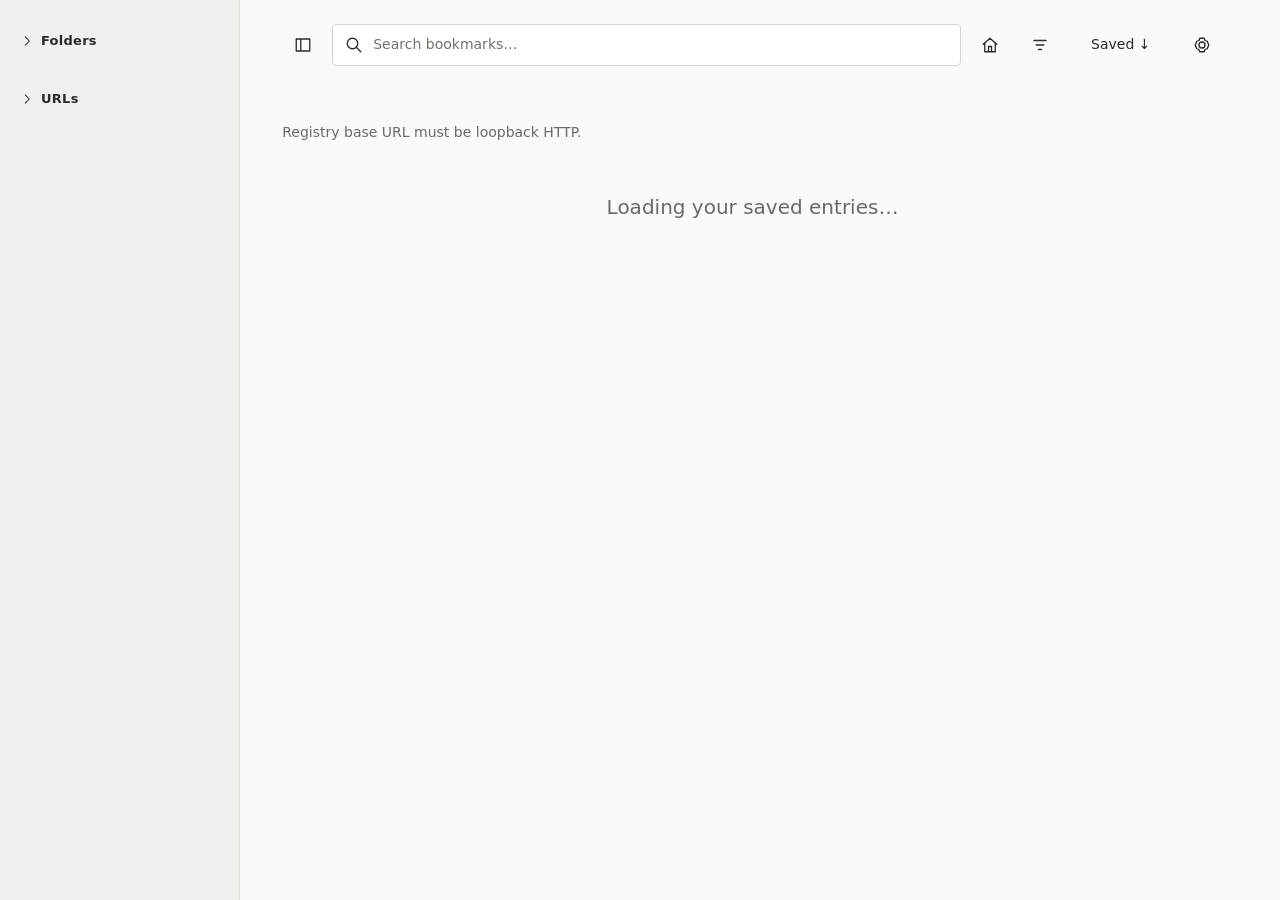
<file: web/index.html>
<!doctype html>
<html lang="en">
  <head>
    <meta charset="utf-8">
    <meta name="viewport" content="width=device-width, initial-scale=1">
    <meta name="color-scheme" content="light">
    <title>Web Bookmark Hub</title>
    <link rel="stylesheet" href="styles.css?v=cards-settings-2">
    <link rel="stylesheet" href="sidebar-navigation.css?v=navigation-6">
    <link rel="stylesheet" href="ui-theme.css?v=cards-settings-2">
    <script src="ui-icons.js?v=clean-retrieval-1" defer></script>
    <script src="ui-language.js?v=cards-settings-2" defer></script>
    <script src="content-types.js?v=content-type-1" defer></script>
    <script src="api-source.js?v=content-type-1" defer></script>
    <script src="query-state.js?v=view-settings-1" defer></script>
    <script src="sort-model.js?v=sort-popover-1" defer></script>
    <script src="settings-controller.js?v=view-settings-1" defer></script>
    <script src="results-view.js?v=clean-retrieval-1" defer></script>
    <script src="detail-presentation.js?v=single-url-1" defer></script>
    <script src="card-presentation.js?v=card-density-1" defer></script>
    <script src="detail-view.js?v=clean-retrieval-1" defer></script>
    <script src="detail-navigation.js?v=detail-navigation-1" defer></script>
    <script src="tag-suggestions.js?v=tag-suggestions-2" defer></script>
    <script src="view.js?v=clean-retrieval-1" defer></script>
    <script src="sidebar-navigation.js?v=clean-retrieval-1" defer></script>
    <script src="responsive-workflows.js?v=clean-retrieval-1" defer></script>
    <script src="selection-actions.js?v=clean-retrieval-1" defer></script>
    <script src="app.js?v=clean-retrieval-1" defer></script>
  </head>
  <body>
    <div class="app-shell" id="app-shell">
      <aside class="sidebar" id="sidebar" aria-label="Entry navigation">
        <button id="sidebar-mobile-close" class="sidebar-mobile-close" type="button" aria-label="Close sidebar" data-i18n-aria-label="sidebar.close" data-icon="close"></button>
        <nav class="sidebar-nav" aria-label="Browse entries">
          <details class="nav-group">
            <summary class="nav-label"><span data-icon="chevron"></span>Folders</summary>
            <button class="tree-collapse-control" type="button" data-collapse-tree="folders" aria-label="Collapse all Folders" data-tooltip="Collapse all Folders" data-i18n-collapse-section="Folders" data-icon="collapse"></button>
            <div id="folders" class="facet-list tree-list" aria-label="Folders">
              <p class="sidebar-empty">Loading…</p>
            </div>
          </details>

          <details class="nav-group">
            <summary class="nav-label"><span data-icon="chevron"></span>URLs</summary>
            <button class="tree-collapse-control" type="button" data-collapse-tree="url-groups" aria-label="Collapse all URLs" data-tooltip="Collapse all URLs" data-i18n-collapse-section="URLs" data-icon="collapse"></button>
            <div id="url-groups" class="facet-list tree-list auto-group-list" aria-label="URL groups">
              <p class="sidebar-empty">Loading…</p>
            </div>
          </details>

        </nav>
      </aside>
    <button id="sidebar-backdrop" class="sidebar-backdrop" type="button" aria-label="Close sidebar" data-i18n-aria-label="sidebar.close" hidden></button>

      <main class="main-content" id="main-content">
        <h1 id="page-title" class="visually-hidden">All entries</h1>
        <header class="results-header">
          <div class="control-slot" id="control-slot">
            <div class="toolbar browse-toolbar" id="browse-toolbar" aria-label="Entry controls">
            <button class="button button-quiet icon-button sidebar-toggle" id="sidebar-toggle" type="button" aria-controls="sidebar" aria-expanded="true" aria-label="Hide sidebar" data-tooltip="Hide sidebar" data-icon="sidebar"></button>

            <label class="search-field" for="search-input"><span class="search-icon" data-icon="search" aria-hidden="true"></span>
              <span class="visually-hidden">Search entries</span>
              <input id="search-input" name="search" type="search" placeholder="Search bookmarks…" autocomplete="off" data-i18n-placeholder="placeholder.search">
            </label>

            <button class="button icon-button default-view-button" id="default-view-button" type="button" aria-label="Return to default view" data-tooltip="Return to default view" data-i18n-aria-label="action.returnDefault" data-i18n-tooltip="action.returnDefault" data-icon="home"></button>

            <button class="button icon-button filter-button" id="filter-button" type="button" aria-label="Open filters" aria-haspopup="dialog" aria-controls="filter-dialog" data-tooltip="Open filters" data-i18n-aria-label="action.openFilters" data-i18n-tooltip="action.openFilters" data-icon="filter"></button>

            <div class="sort-control" id="sort-control">
              <button class="button sort-trigger" id="sort-trigger" type="button" aria-haspopup="dialog" aria-expanded="false" aria-controls="sort-popover">Saved ↓</button>
              <div class="sort-popover" id="sort-popover" role="dialog" aria-label="Sort entries" hidden>
                <span class="sort-label">Sort order</span>
                <div class="sort-options" role="radiogroup" aria-label="Sort order">
                  <button class="sort-option" type="button" role="radio" data-sort-value="newest"><span>Saved</span><span>Newest ↓</span></button>
                  <button class="sort-option" type="button" role="radio" data-sort-value="oldest"><span>Saved</span><span>Oldest ↑</span></button>
                  <button class="sort-option" type="button" role="radio" data-sort-value="updated_desc"><span>Edited</span><span>Newest ↓</span></button>
                  <button class="sort-option" type="button" role="radio" data-sort-value="updated_asc"><span>Edited</span><span>Oldest ↑</span></button>
                  <button class="sort-option" type="button" role="radio" data-sort-value="title_asc"><span>Title</span><span>A–Z ↑</span></button>
                  <button class="sort-option" type="button" role="radio" data-sort-value="title_desc"><span>Title</span><span>Z–A ↓</span></button>
                  <button class="sort-option" type="button" role="radio" data-sort-value="source_asc"><span>Source</span><span>A–Z ↑</span></button>
                  <button class="sort-option" type="button" role="radio" data-sort-value="source_desc"><span>Source</span><span>Z–A ↓</span></button>
                </div>
              </div>
            </div>
        <button class="button icon-button settings-button" id="settings-button" type="button" aria-label="Open settings" aria-haspopup="dialog" aria-controls="settings-dialog" data-tooltip="Open Settings" data-i18n-aria-label="action.openSettings" data-i18n-tooltip="action.openSettings" data-icon="settings"></button>
            <output id="result-count" class="visually-hidden" aria-live="polite">Loading entries…</output>
            </div>
          </div>
          <div class="result-context-slot" id="result-context-slot">
            <div class="active-filter-summary" id="active-filter-summary" hidden>
              <div class="active-filter-chips" id="active-filter-chips" aria-label="Active filters"></div>
              <button class="button button-quiet clear-filters-button" id="clear-filters-button" type="button" data-i18n="action.clearAll">Clear all</button>
            </div>
            <div class="batch-bar" id="batch-bar" role="group" aria-label="Selected entries" data-i18n-aria-label="selection.title" hidden>
              <div class="selection-summary"><label class="batch-select-all"><input id="batch-select-all" type="checkbox" aria-label="Select loaded entries" data-i18n-aria-label="selection.loaded"><span id="batch-selected-count">0 selected</span></label><button class="button button-quiet" id="batch-select-results" type="button" aria-pressed="false">Select all results</button></div>
              <div class="selection-actions">
                <button class="button button-quiet" id="batch-ai-summary" type="button"><span data-icon="ai"></span><span data-i18n="selection.ai">AI summary</span></button>
                <button class="button button-quiet" type="button" data-batch-action="add_tags" aria-controls="batch-editor" aria-expanded="false"><span data-icon="tags"></span><span>Tags</span></button>
                <button class="button button-quiet" id="batch-more" type="button" popovertarget="batch-more-menu" aria-label="More actions" data-i18n-aria-label="selection.more"><span data-icon="more"></span><span data-i18n="selection.more">More</span></button>
                <button class="button button-quiet icon-button" id="batch-done" type="button" aria-label="Clear selection" data-tooltip="Clear selection" data-i18n-aria-label="selection.clear" data-i18n-tooltip="selection.clear"><span data-icon="close"></span></button>
              </div>
              <div class="selection-menu" id="batch-more-menu" popover="auto" aria-label="More actions" data-i18n-aria-label="selection.more">
                <button type="button" data-batch-action="set_kind"><span data-icon="type"></span>Content type</button>
                <button type="button" data-batch-action="set_visibility"><span data-icon="lock"></span>Visibility</button>
                <button type="button" data-batch-action="set_folder"><span data-icon="folder"></span><span data-i18n="action.moveToFolder">Move to Folder</span></button>
                <button type="button" class="selection-delete" data-batch-action="delete"><span data-icon="delete"></span><span data-i18n="action.deletePermanently">Delete permanently</span></button>
              </div>
              <div class="selection-editor" id="batch-editor" popover="auto" role="dialog" aria-labelledby="batch-editor-title">
                <div class="selection-editor-heading"><h2 id="batch-editor-title">Move to Folder</h2><button class="button button-quiet icon-button" id="batch-editor-close" type="button" aria-label="Close action"><span data-icon="close"></span></button></div>
                <label class="batch-operation-label visually-hidden" for="batch-operation" data-i18n="selection.operation">Action</label>
                <select id="batch-operation"><option value="set_folder" data-i18n="action.moveToFolder">Move to Folder</option><option value="add_tags" data-i18n="action.addTags">Add Tags</option><option value="remove_tags" data-i18n="action.removeTags">Remove Tags</option><option value="set_kind" data-i18n="action.setContentType">Set Content type</option><option value="set_visibility" data-i18n="action.setVisibility">Set Visibility</option><option value="delete" data-i18n="action.deletePermanently">Delete permanently</option></select>
                <label id="batch-value-label" class="batch-value-label" for="batch-folder">Folder</label>
                <select id="batch-folder" aria-label="Folder"><option value="">No Folder</option></select>
                <input id="batch-tags" type="text" placeholder="Comma-separated tags" data-i18n-placeholder="placeholder.commaSeparated" aria-label="Tags" hidden>
                <select id="batch-kind" aria-label="Content type" hidden></select>
                <select id="batch-visibility" aria-label="Visibility" hidden><option value="normal">Normal</option><option value="private">Private</option></select>
                <p id="batch-delete-hint" data-i18n="selection.deleteHint" hidden>Entries, notes and previews will be permanently deleted. Confirm the count next.</p>
                <div class="batch-actions"><button class="button button-primary" id="batch-apply" type="button" data-i18n="action.apply">적용</button></div>
                <p id="batch-editor-feedback" role="status" aria-live="polite"></p>
              </div>
            </div>
          </div>
        </header>
        <p class="visually-hidden" id="view-scope-label">Grid shows all URLs.</p>
        <p id="app-status" class="app-status" role="status" aria-live="polite" data-i18n="app.connecting">Connecting to the local Registry…</p>

        <section class="results-section" aria-label="Saved entries" aria-busy="true">
          <div id="results" class="results results-grid">
            <div class="state-message" role="status">Loading your saved entries…</div>
          </div>
          <div id="feed-loader" class="feed-loader" hidden>
            <button id="feed-load-more" class="button" type="button" data-i18n="action.loadMore">Load more</button>
            <span id="feed-load-status" class="feed-load-status" role="status" aria-live="polite"></span>
          </div>
          <nav id="pagination" class="pagination" aria-label="Result pages"></nav>
        </section>
      </main>
    </div>

    <div id="mobile-selection" class="mobile-selection" role="group" aria-label="Selected entries" data-i18n-aria-label="selection.title" hidden>
      <span id="mobile-selected-count" class="mobile-selected-count" aria-live="polite"></span>
      <button id="mobile-batch-open" class="button button-primary" type="button" aria-haspopup="dialog" aria-controls="batch-dialog" data-i18n="selection.actions">Actions</button>
      <button id="mobile-batch-done" class="button button-quiet" type="button" data-i18n="action.done">Done</button>
    </div>
    <dialog id="batch-dialog" class="entry-dialog batch-dialog" aria-labelledby="batch-dialog-title">
      <div class="dialog-header">
        <h2 id="batch-dialog-title" data-i18n="selection.title">Selected entries</h2>
        <button class="button button-quiet icon-button" type="button" data-dialog-close aria-label="Close actions" data-i18n-aria-label="selection.close" data-icon="close"></button>
      </div>
      <div id="batch-dialog-body" class="batch-dialog-body"></div>
      <p id="batch-status" class="batch-status" role="status" aria-live="polite"></p>
    </dialog>

    <dialog id="filter-dialog" class="entry-dialog filter-dialog" aria-labelledby="filter-dialog-title">
      <div class="dialog-header">
        <h2 id="filter-dialog-title">Filters</h2>
      <button class="button button-quiet icon-button" type="button" data-dialog-close aria-label="Close filters" data-tooltip="Close" data-i18n-aria-label="action.closeFilters" data-i18n-tooltip="action.close" data-icon="close"></button>
      </div>
      <form id="filter-form" class="filter-dialog-content">
        <div class="filter-form-grid">
          <div class="form-field"><label for="filter-preview">Image preview</label><select id="filter-preview"><option value="">Any</option><option value="with">Has image</option><option value="without">No image</option></select><span id="filter-preview-hint" class="optional"></span></div>
          <div class="form-field"><label for="filter-kind">Content type</label><select id="filter-kind"><option value="">Any</option></select></div>
          <div class="form-field"><label for="filter-source">Source domain</label><input id="filter-source" type="text" inputmode="url" placeholder="example.com"></div>
          <div class="form-field"><label for="filter-visibility">Visibility</label><select id="filter-visibility"><option value="">Any</option><option value="normal">Normal</option><option value="private">Private</option></select></div>
          <div class="form-field"><label for="filter-folder">Folder</label><select id="filter-folder"><option value="">Any Folder</option></select></div>
          <div class="form-field"><label for="filter-tag">Tag</label><input id="filter-tag" type="text" placeholder="reference"></div>
          <div class="form-field"><label for="filter-saved-from">Saved from</label><input id="filter-saved-from" type="date"><button class="button button-quiet filter-date-preset" id="filter-recent-preset" type="button" aria-pressed="false" data-i18n="action.last14Days">Last 14 days</button></div>
          <div class="form-field"><label for="filter-saved-to">Saved to</label><input id="filter-saved-to" type="date"></div>
        </div>
        <div class="dialog-actions"><button class="button button-quiet" id="filter-reset-button" type="button" data-i18n="action.clearAll">Clear all</button><button class="button button-primary" type="submit" data-i18n="action.applyFilters">Apply filters</button></div>
      </form>
    </dialog>

    <dialog id="detail-dialog" class="entry-dialog detail-dialog" aria-labelledby="detail-dialog-title">
      <h2 id="detail-dialog-title" class="visually-hidden">Entry details</h2>
    <button id="detail-previous" class="button button-quiet icon-button detail-dialog-nav detail-dialog-previous" type="button" aria-label="Previous entry" data-tooltip="Previous entry" data-i18n-aria-label="action.previousEntry" data-i18n-tooltip="action.previousEntry" data-icon="previous"></button>
    <button id="detail-next" class="button button-quiet icon-button detail-dialog-nav detail-dialog-next" type="button" aria-label="Next entry" data-tooltip="Next entry" data-i18n-aria-label="action.nextEntry" data-i18n-tooltip="action.nextEntry" data-icon="next"></button>
      <div id="detail-content" class="detail-content"></div>
    </dialog>

    <dialog id="settings-dialog" class="entry-dialog settings-dialog" aria-labelledby="settings-dialog-title">
        <div class="dialog-header">
          <h2 id="settings-dialog-title" data-i18n="settings.title">Settings</h2>
          <div class="dialog-header-actions">
            <label class="language-control" for="ui-language"><span class="visually-hidden">Language</span><select id="ui-language" aria-label="Language"><option value="en">English</option><option value="ko">한국어</option></select></label>
          <button class="button button-quiet icon-button" type="button" data-dialog-close aria-label="Close settings" data-tooltip="Close" data-i18n-aria-label="action.closeSettings" data-i18n-tooltip="action.close" data-icon="close"></button>
          </div>
        </div>
      <div class="settings-tabs" role="tablist" aria-label="Settings sections">
        <button id="settings-add-tab" class="settings-tab" type="button" role="tab" aria-selected="true" aria-controls="settings-add-panel" data-settings-panel="add" data-i18n="action.addUrl">Add URL</button>
        <button id="settings-view-tab" class="settings-tab" type="button" role="tab" aria-selected="false" aria-controls="settings-view-panel" data-settings-panel="view" data-i18n="settings.view">View</button>
        <button id="settings-folders-tab" class="settings-tab" type="button" role="tab" aria-selected="false" aria-controls="settings-folders-panel" data-settings-panel="folders">Folders</button>
        <button id="settings-rules-tab" class="settings-tab" type="button" role="tab" aria-selected="false" aria-controls="settings-rules-panel" data-settings-panel="rules">Rules</button>
        <button id="settings-guide-tab" class="settings-tab" type="button" role="tab" aria-selected="false" aria-controls="settings-guide-panel" data-settings-panel="guide" data-i18n="settings.guide">Guide</button>
        <button id="settings-chrome-tab" class="settings-tab" type="button" role="tab" aria-selected="false" aria-controls="settings-chrome-panel" data-settings-panel="chrome">Chrome</button>
        <button id="settings-ai-tab" class="settings-tab" type="button" role="tab" aria-selected="false" aria-controls="settings-ai-panel" data-settings-panel="ai" data-i18n="settings.ai">AI</button>
      </div>
      <section id="settings-add-panel" class="settings-panel" role="tabpanel" aria-labelledby="settings-add-tab" data-settings-content="add">
        <form id="add-form" class="add-form" novalidate>
          <div class="form-field">
            <label for="add-url-input">URL</label>
            <input id="add-url-input" name="url" type="url" inputmode="url" autocomplete="url" placeholder="https://example.test/article" required aria-describedby="add-form-error add-form-result">
            <p id="add-form-error" class="form-error" role="alert" aria-live="assertive" hidden></p>
            <div id="add-form-result" class="add-form-result" role="status" aria-live="polite" hidden></div>
          </div>
          <div class="form-field"><label for="add-title-input"><span data-i18n="form.title">Title</span><span class="optional" data-i18n="form.optional">Optional</span></label><input id="add-title-input" name="title" type="text" autocomplete="off" placeholder="Use a short title" data-i18n-placeholder="placeholder.title"></div>
          <details id="add-options" class="add-options">
            <summary><span data-i18n="form.moreOptions">More options</span><span id="add-options-state" class="optional" data-i18n="form.optionsSet" hidden>Values set</span></summary>
            <div class="add-options-content">
              <div class="form-field"><label for="add-comment-input"><span data-i18n="form.note">Note</span><span class="optional" data-i18n="form.optional">Optional</span></label><textarea id="add-comment-input" name="comment" rows="2" maxlength="20000" placeholder="Why this link matters" data-i18n-placeholder="placeholder.note"></textarea></div>
              <div class="form-field"><label for="add-tags-input">Tags<span class="optional" data-i18n="form.optionalTags">Optional, comma separated</span></label><input id="add-tags-input" name="tags" type="text" autocomplete="off" placeholder="reference, visual"></div>
              <div class="form-grid">
                <div class="form-field"><label for="add-folder-input">Folder<span class="optional" data-i18n="form.optional">Optional</span></label><select id="add-folder-input" name="folder"><option value="">No Folder</option></select></div>
                <div class="form-field"><label for="add-kind-input">Content type</label><select id="add-kind-input" name="kind"><option value="page">Web page</option></select></div>
                <div class="form-field"><div class="field-label-with-help"><label for="add-visibility-input">Visibility</label><details class="settings-help settings-help-inline"><summary aria-label="About Registry rules">?</summary><p data-i18n="help.addPolicy">Registry rules match the saved URL's hostname and path. Normal means ordinary local visibility, not public sharing.</p></details></div><select id="add-visibility-input" name="visibility"><option value="default" data-i18n="form.useRules">Use Registry rules</option><option value="normal">Normal</option><option value="private">Private</option></select></div>
              </div>
            </div>
          </details>
          <div class="dialog-actions"><button class="button button-primary" type="submit" data-i18n="action.saveUrl">Save URL</button></div>
        </form>
      </section>
      <section id="settings-view-panel" class="settings-panel settings-panel-padded" role="tabpanel" aria-labelledby="settings-view-tab" data-settings-content="view" hidden>
        <div class="form-field settings-view-field"><label for="settings-view-select">Result view</label><select id="settings-view-select"><option value="grid">Grid</option><option value="feed">Feed</option><option value="list">List</option></select></div>
      </section>
      <section id="settings-folders-panel" class="settings-panel settings-panel-padded" role="tabpanel" aria-labelledby="settings-folders-tab" data-settings-content="folders" hidden>
        <form id="folder-create-form" class="folder-create-form">
          <div class="form-field"><label for="folder-create-name" data-i18n="settings.folderName">Name</label><input id="folder-create-name" type="text" maxlength="200" required></div>
          <div class="form-field"><label for="folder-create-parent" data-i18n="settings.folderParent">Parent</label><select id="folder-create-parent"><option value="">Top level</option></select></div>
          <button class="button button-primary" type="submit" data-i18n="action.createFolder">Create Folder</button>
        </form>
        <p id="folder-manager-error" class="form-error" role="alert"></p>
        <div id="folder-manager-list" class="folder-manager-list"><p class="detail-empty">Loading…</p></div>
      </section>
      <section id="settings-rules-panel" class="settings-panel" role="tabpanel" aria-labelledby="settings-rules-tab" data-settings-content="rules" hidden>
      <div class="policy-content">
        <form id="policy-default-form" class="capture-defaults-form">
          <h3 class="detail-section-title">Defaults</h3>
          <div class="capture-defaults-grid">
            <div class="form-field"><label for="policy-default-visibility">Visibility</label><select id="policy-default-visibility"><option value="normal">Normal (local)</option><option value="private">Private</option></select></div>
            <div class="form-field"><label for="policy-default-storage">Selected images</label><select id="policy-default-storage"><option value="reference_only">Reference</option><option value="local_copy">Local copy</option></select></div>
            <div class="capture-defaults-actions"><button class="button button-primary" type="submit" data-i18n="action.save">Save</button></div>
          </div>
        </form>
        <section class="capture-rules-section" aria-labelledby="policy-rules-title">
          <div class="settings-section-heading">
            <div class="settings-title-group">
              <h3 id="policy-rules-title" class="detail-section-title">URL rules</h3>
              <details class="settings-help">
                <summary aria-label="About URL rules">?</summary>
                 <p data-i18n="help.urlRules">Rules apply to future saves. Existing Entries change only after Preview/apply.</p>
              </details>
            </div>
             <button id="policy-rule-toggle" class="button button-quiet" type="button" aria-expanded="false" aria-controls="policy-rule-form" data-i18n="action.addUrlRule">Add URL rule</button>
          </div>
          <form id="policy-rule-form" class="capture-rule-editor" hidden>
            <div class="form-field capture-rule-prefix"><label for="policy-rule-prefix">URL prefix</label><input id="policy-rule-prefix" type="url" placeholder="https://example.test/private" required></div>
             <div class="form-field capture-rule-tags"><div class="field-label-with-help"><label for="policy-rule-tags">Add Tags on future saves</label><details class="settings-help settings-help-inline"><summary aria-label="About future Tags">?</summary><p id="policy-rule-tags-hint" data-i18n="help.ruleTags">Matching new Entries receive these Tags. Existing Tags are never removed.</p></details></div><input id="policy-rule-tags" type="text" placeholder="reference, project-x" aria-describedby="policy-rule-tags-hint"></div>
            <div class="form-field"><label for="policy-rule-mode" data-i18n="rule.saveMethod">Save method</label><select id="policy-rule-mode"><option value="all" data-i18n="rule.mode.all">All saves</option><option value="page" data-i18n="rule.mode.page">URL save</option><option value="selected_images" data-i18n="rule.mode.selected_images">Image selection</option></select></div>
            <div class="capture-rule-grid">
              <div class="form-field"><label for="policy-rule-kind">Content type</label><select id="policy-rule-kind"></select></div>
              <div class="form-field"><label for="policy-rule-visibility">Visibility</label><select id="policy-rule-visibility"><option value="private">Private</option><option value="normal">Normal (local)</option></select></div>
            </div>
            <p id="policy-rule-error" class="form-error" role="alert"></p>
            <div class="capture-rule-actions"><button class="button button-primary" type="submit" data-i18n="action.addRule">Add rule</button></div>
          </form>
          <p id="policy-rule-status" class="form-hint" role="status" aria-live="polite"></p>
          <div id="policy-rules" class="policy-rule-list"><p class="detail-empty">Loading…</p></div>
        </section>
        <p id="policy-error" class="form-error" role="alert"></p>
      </div>
      </section>
      <section id="settings-guide-panel" class="settings-panel" role="tabpanel" aria-labelledby="settings-guide-tab" data-settings-content="guide" hidden>
        <div class="guide-content">
          <section class="guide-section">
            <h3 data-i18n="settings.guideSave">Save links</h3>
            <p data-i18n="help.guideSave">Add a link in Add URL, or use the Chrome extension to save the current page or selected images. Saving the same URL again preserves its existing title and notes.</p>
          </section>
          <section class="guide-section">
            <h3 data-i18n="settings.guideBrowse">Select and open</h3>
            <p data-i18n="help.guideDesktop">Click or Space selects; Shift extends the selection. Double-click or Enter opens details. Selection reveals batch actions below search.</p>
            <p data-i18n="help.guideTouch">On touch screens, tap a card to open details and use its checkbox to select. Actions at the bottom opens batch tools.</p>
          </section>
          <section class="guide-section">
            <h3 data-i18n="settings.guideOrganize">Organize and find</h3>
            <p data-i18n="help.guideOrganize">Folders are locations you manage; URLs groups links automatically by address. Tags can span several topics. Search and active filters work together; remove a filter chip to broaden the results.</p>
          </section>
          <section class="guide-section">
            <h3 data-i18n="settings.visibilityGuide">Visibility and AI access</h3>
            <p data-i18n="help.guidePrivacy">Normal Entries stay local; they are not publicly shared. Private Entries are excluded from AI. AI summary processes permitted Normal Entries, with progress in the AI tab.</p>
          </section>
        </div>
      </section>
      <section id="settings-chrome-panel" class="settings-panel" role="tabpanel" aria-labelledby="settings-chrome-tab" data-settings-content="chrome" hidden>
      <div class="chrome-content">
        <div id="chrome-connection-request" class="connection-panel" aria-live="polite" hidden>
          <h3>Connect this Chrome extension?</h3>
          <p data-i18n="help.chromePermission">This extension can save the current page and images you explicitly select to this local Registry.</p>
          <button id="chrome-approve-button" class="button button-primary" type="button" data-i18n="action.approveConnection">Approve connection</button>
        </div>
        <p id="chrome-connection-guidance" class="guide-note" data-i18n="help.chromeConnect">Open the Web Bookmark Hub extension and choose “Connect in Web UI” to request access.</p>
        <section aria-labelledby="chrome-clients-title">
          <h3 id="chrome-clients-title">Paired clients</h3>
          <div id="chrome-clients" class="client-list"><p class="sidebar-empty">Loading…</p></div>
          <button id="chrome-clients-show-all" class="button button-quiet" type="button" hidden>Show all</button>
        </section>
        <p id="chrome-error" class="form-error" role="alert"></p>
      </div>
      </section>
      <section id="settings-ai-panel" class="settings-panel settings-panel-padded" role="tabpanel" aria-labelledby="settings-ai-tab" data-settings-content="ai" hidden>
        <div class="settings-summary-content">
          <div>
            <h3 class="detail-section-title" data-i18n="settings.aiTitle">AI URL summaries</h3>
            <p class="guide-note" data-i18n="help.aiSummary">Summarize untried Normal URLs here, or select specific URLs to retry.</p>
          </div>
          <dl class="settings-summary-facts">
            <div><dt data-i18n="settings.aiModel">Model</dt><dd>gpt-6-luna (max)</dd></div>
            <div><dt data-i18n="settings.aiAvailable">Ready now</dt><dd id="ai-url-summary-count">—</dd></div>
          </dl>
          <p id="ai-url-summary-status" class="form-hint" role="status" aria-live="polite"></p>
          <p id="ai-url-summary-error" class="form-error" role="alert"></p>
          <div class="dialog-actions settings-summary-actions">
            <button id="ai-url-summary-start" class="button button-primary" type="button" data-i18n="action.useAiSummary">Use AI for URL summaries</button>
          </div>
        </div>
      </section>
    </dialog>
  </body>
</html>
</file>
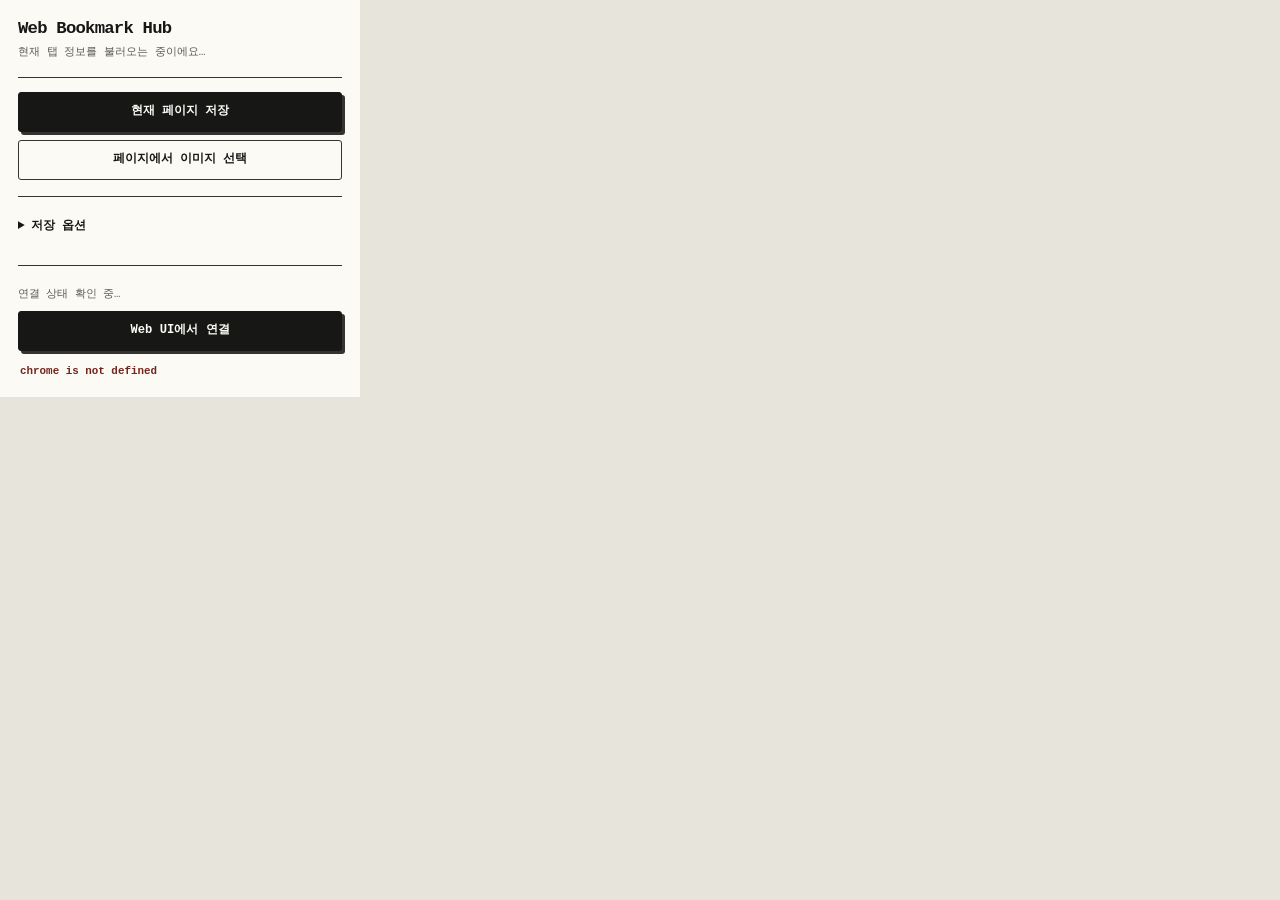
<file: popup.html>
<!doctype html>
<html lang="ko">
  <head>
    <meta charset="utf-8">
    <meta name="viewport" content="width=device-width, initial-scale=1">
    <title>Web Bookmark Hub</title>
    <link rel="stylesheet" href="popup.css">
  </head>
  <body>
    <main class="wrap">
      <header class="header">
        <h1>Web Bookmark Hub</h1>
        <p id="tab-url" class="subtle">현재 탭 정보를 불러오는 중이에요…</p>
      </header>

      <section class="primaryActions" aria-label="저장 방법">
        <button id="save-tab" class="primary" type="button">현재 페이지 저장</button>
        <button id="start-selection" type="button">페이지에서 이미지 선택</button>
      </section>

      <section id="selection-panel" class="selectionPanel" aria-label="여러 이미지 선택" hidden>
        <div class="selectionHeader">
          <div class="selectionHeading">
            <strong id="selection-summary">선택 모드</strong>
            <details class="selectionHelp">
              <summary aria-label="이미지 선택 도움말">?</summary>
              <p>페이지에서 저장할 이미지의 Save 버튼을 누르세요.</p>
            </details>
          </div>
          <div id="selection-controls" class="selectionControls">
            <button id="refresh-selection" class="quietAction iconAction" type="button" aria-label="다시 찾기" data-tooltip="다시 찾기"><svg viewBox="0 0 24 24" aria-hidden="true" focusable="false"><path d="M20 6v6h-6M4 18v-6h6M18.5 9A7 7 0 0 0 6 7.5L4 12M5.5 15A7 7 0 0 0 18 16.5l2-4.5"></path></svg></button>
            <button id="stop-selection" class="quietAction iconAction" type="button" aria-label="선택 종료" data-tooltip="선택 종료"><svg viewBox="0 0 24 24" aria-hidden="true" focusable="false"><path d="M5 5l14 14M19 5 5 19"></path></svg></button>
          </div>
        </div>

        <details id="preview-panel" class="preview" hidden>
          <summary>선택 항목 보기</summary>
          <div class="previewHeader">
            <span></span>
            <button id="clear-selection" class="subtleAction" type="button">선택 지우기</button>
          </div>
          <ul id="preview-list" class="previewList"></ul>
          <p id="preview-empty" class="hint">아직 선택된 항목이 없어요.</p>
        </details>

        <button id="save-selection" class="primary selectionSave" type="button">선택 항목 저장</button>
      </section>

      <details id="capture-settings" class="settings">
        <summary>저장 옵션</summary>
        <div class="formStack">
          <label>메모 <span>선택</span><textarea id="note" rows="2" maxlength="20000"></textarea></label>
          <label>태그 <span id="tags-hint">쉼표로 구분</span><input id="tags" type="text" placeholder="reference, visual"></label>
          <label>Folder<select id="folder"><option value="">없음</option></select></label>
          <label>공개 범위<select id="capture-visibility">
            <option value="default">Registry 규칙 사용</option>
            <option value="normal">Normal</option>
            <option value="private">Private</option>
          </select></label>
          <p class="hint">선택하지 않은 항목은 Registry의 도메인·경로 규칙을 사용해요.</p>
        </div>
      </details>

      <section id="pairing-panel" class="settings connection" aria-label="Registry 연결">
        <p id="connection-status" class="hint">연결 상태 확인 중…</p>
        <button id="connect-registry" class="primary" type="button">Web UI에서 연결</button>
      </section>

      <p class="message"><span id="message" role="status" aria-live="polite"></span> <a id="result-entry" class="resultEntry" target="_blank" rel="noopener noreferrer" hidden>바로가기</a></p>
    </main>
    <script src="extension/capture-tag-suggestions.js"></script>
    <script src="web/tag-suggestions.js"></script>
    <script src="popup.js"></script>
  </body>
</html>
</file>
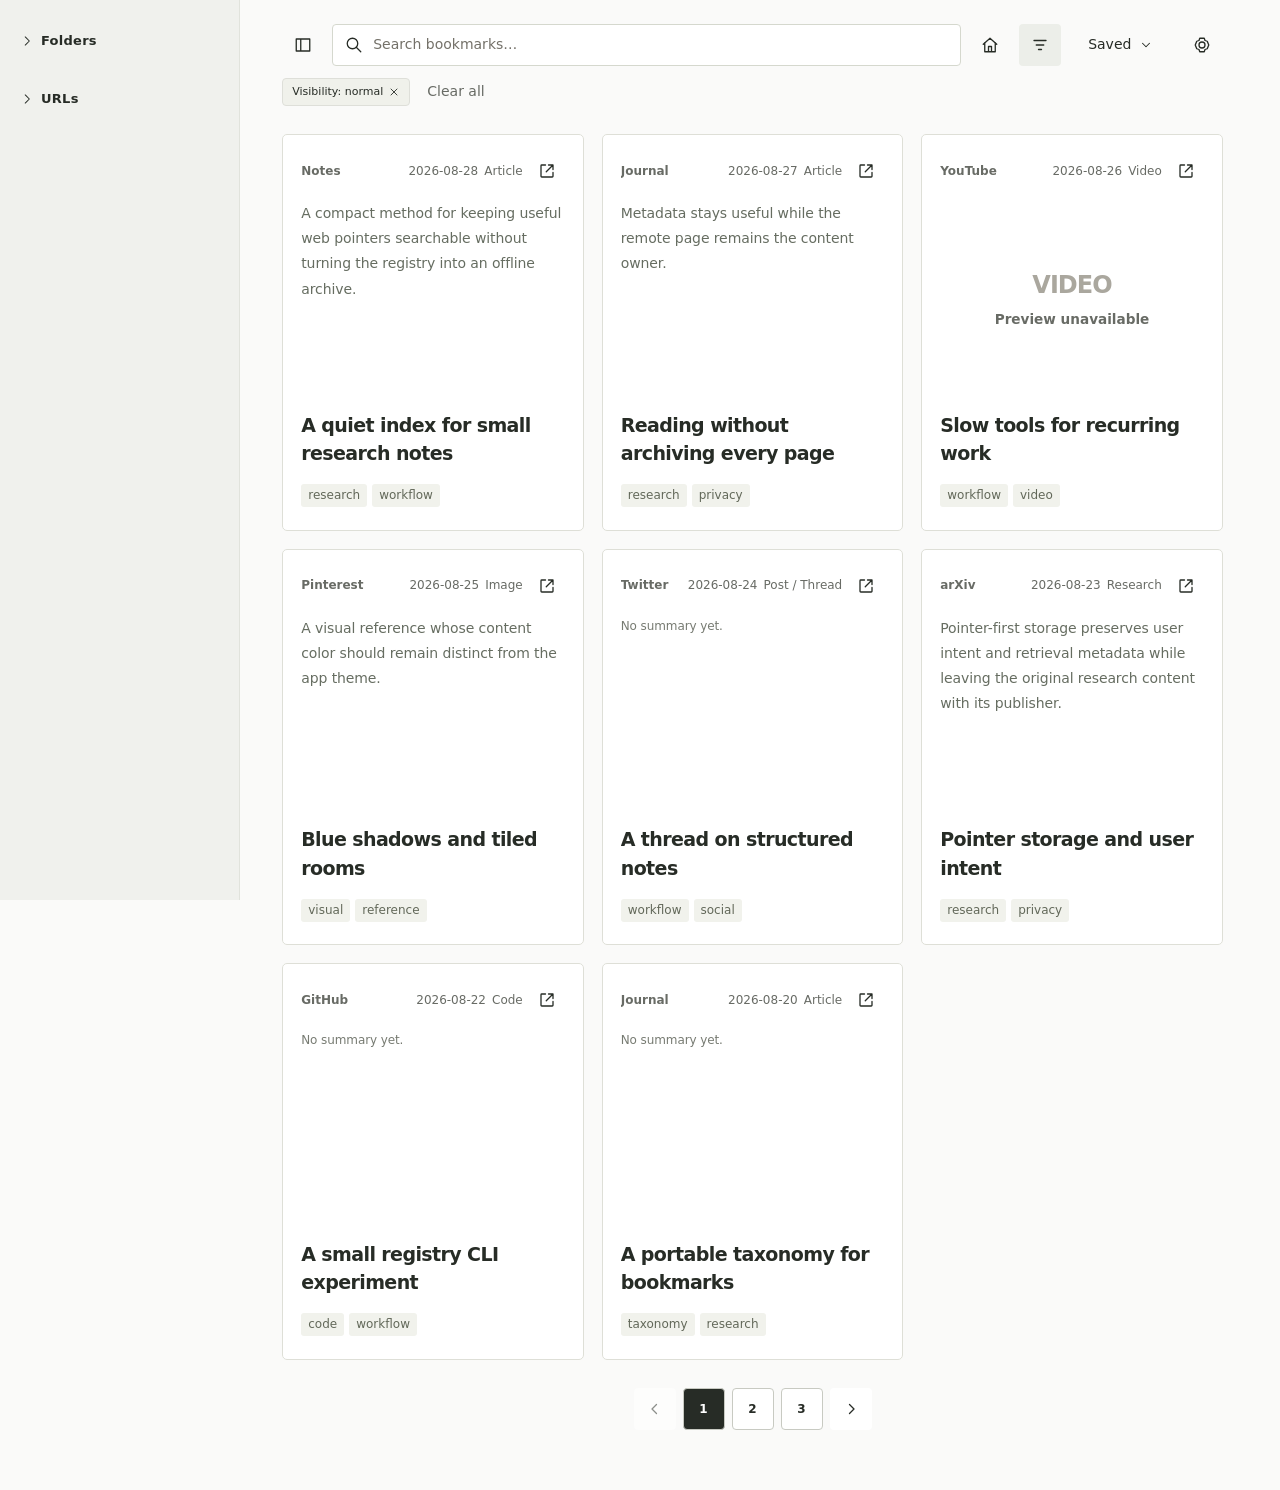
<file: web/demo.html>
<!doctype html>
<html lang="en">
  <head>
    <meta charset="utf-8">
    <meta name="viewport" content="width=device-width, initial-scale=1">
    <meta name="color-scheme" content="light">
    <title>Web Bookmark Hub</title>
    <link rel="stylesheet" href="styles.css?v=cards-settings-2">
    <link rel="stylesheet" href="sidebar-navigation.css?v=navigation-6">
    <link rel="stylesheet" href="ui-theme.css?v=cards-settings-2">
    <script src="ui-icons.js?v=clean-retrieval-1" defer></script>
    <script src="ui-language.js?v=cards-settings-2" defer></script>
    <script src="content-types.js?v=content-type-1" defer></script>
    <script src="demo-data.js?v=structural-nav-1" defer></script>
    <script src="demo-source.js?v=content-type-1" defer></script>
    <script src="demo-boot.js?v=structural-nav-1" defer></script>
    <script src="query-state.js?v=view-settings-1" defer></script>
    <script src="sort-model.js?v=sort-popover-1" defer></script>
    <script src="settings-controller.js?v=view-settings-1" defer></script>
    <script src="results-view.js?v=clean-retrieval-1" defer></script>
    <script src="detail-presentation.js?v=single-url-1" defer></script>
    <script src="card-presentation.js?v=card-density-1" defer></script>
    <script src="detail-view.js?v=clean-retrieval-1" defer></script>
    <script src="detail-navigation.js?v=detail-navigation-1" defer></script>
    <script src="tag-suggestions.js?v=tag-suggestions-2" defer></script>
    <script src="view.js?v=clean-retrieval-1" defer></script>
    <script src="sidebar-navigation.js?v=clean-retrieval-1" defer></script>
    <script src="responsive-workflows.js?v=clean-retrieval-1" defer></script>
    <script src="selection-actions.js?v=clean-retrieval-1" defer></script>
    <script src="app.js?v=clean-retrieval-1" defer></script>
  </head>
  <body>
    <div class="app-shell" id="app-shell">
      <aside class="sidebar" id="sidebar" aria-label="Entry navigation">
        <button id="sidebar-mobile-close" class="sidebar-mobile-close" type="button" aria-label="Close sidebar" data-i18n-aria-label="sidebar.close" data-icon="close"></button>
        <nav class="sidebar-nav" aria-label="Browse entries">
          <details class="nav-group">
            <summary class="nav-label"><span data-icon="chevron"></span>Folders</summary>
            <button class="tree-collapse-control" type="button" data-collapse-tree="folders" aria-label="Collapse all Folders" data-tooltip="Collapse all Folders" data-i18n-collapse-section="Folders" data-icon="collapse"></button>
            <div id="folders" class="facet-list tree-list" aria-label="Folders">
              <p class="sidebar-empty">Loading…</p>
            </div>
          </details>

          <details class="nav-group">
            <summary class="nav-label"><span data-icon="chevron"></span>URLs</summary>
            <button class="tree-collapse-control" type="button" data-collapse-tree="url-groups" aria-label="Collapse all URLs" data-tooltip="Collapse all URLs" data-i18n-collapse-section="URLs" data-icon="collapse"></button>
            <div id="url-groups" class="facet-list tree-list auto-group-list" aria-label="URL groups">
              <p class="sidebar-empty">Loading…</p>
            </div>
          </details>

        </nav>
      </aside>
    <button id="sidebar-backdrop" class="sidebar-backdrop" type="button" aria-label="Close sidebar" data-i18n-aria-label="sidebar.close" hidden></button>

      <main class="main-content" id="main-content">
        <h1 id="page-title" class="visually-hidden">All entries</h1>
        <header class="results-header">
          <div class="control-slot" id="control-slot">
            <div class="toolbar browse-toolbar" id="browse-toolbar" aria-label="Entry controls">
            <button class="button button-quiet icon-button sidebar-toggle" id="sidebar-toggle" type="button" aria-controls="sidebar" aria-expanded="true" aria-label="Hide sidebar" data-tooltip="Hide sidebar" data-icon="sidebar"></button>

            <label class="search-field" for="search-input"><span class="search-icon" data-icon="search" aria-hidden="true"></span>
              <span class="visually-hidden">Search entries</span>
              <input id="search-input" name="search" type="search" placeholder="Search bookmarks…" autocomplete="off" data-i18n-placeholder="placeholder.search">
            </label>

            <button class="button icon-button default-view-button" id="default-view-button" type="button" aria-label="Return to default view" data-tooltip="Return to default view" data-i18n-aria-label="action.returnDefault" data-i18n-tooltip="action.returnDefault" data-icon="home"></button>

            <button class="button icon-button filter-button" id="filter-button" type="button" aria-label="Open filters" aria-haspopup="dialog" aria-controls="filter-dialog" data-tooltip="Open filters" data-i18n-aria-label="action.openFilters" data-i18n-tooltip="action.openFilters" data-icon="filter"></button>

            <div class="sort-control" id="sort-control">
              <button class="button sort-trigger" id="sort-trigger" type="button" aria-haspopup="dialog" aria-expanded="false" aria-controls="sort-popover">Saved ↓</button>
              <div class="sort-popover" id="sort-popover" role="dialog" aria-label="Sort entries" hidden>
                <span class="sort-label">Sort order</span>
                <div class="sort-options" role="radiogroup" aria-label="Sort order">
                  <button class="sort-option" type="button" role="radio" data-sort-value="newest"><span>Saved</span><span>Newest ↓</span></button>
                  <button class="sort-option" type="button" role="radio" data-sort-value="oldest"><span>Saved</span><span>Oldest ↑</span></button>
                  <button class="sort-option" type="button" role="radio" data-sort-value="updated_desc"><span>Edited</span><span>Newest ↓</span></button>
                  <button class="sort-option" type="button" role="radio" data-sort-value="updated_asc"><span>Edited</span><span>Oldest ↑</span></button>
                  <button class="sort-option" type="button" role="radio" data-sort-value="title_asc"><span>Title</span><span>A–Z ↑</span></button>
                  <button class="sort-option" type="button" role="radio" data-sort-value="title_desc"><span>Title</span><span>Z–A ↓</span></button>
                  <button class="sort-option" type="button" role="radio" data-sort-value="source_asc"><span>Source</span><span>A–Z ↑</span></button>
                  <button class="sort-option" type="button" role="radio" data-sort-value="source_desc"><span>Source</span><span>Z–A ↓</span></button>
                </div>
              </div>
            </div>
        <button class="button icon-button settings-button" id="settings-button" type="button" aria-label="Open settings" aria-haspopup="dialog" aria-controls="settings-dialog" data-tooltip="Open Settings" data-i18n-aria-label="action.openSettings" data-i18n-tooltip="action.openSettings" data-icon="settings"></button>
            <output id="result-count" class="visually-hidden" aria-live="polite">Loading entries…</output>
            </div>
          </div>
          <div class="result-context-slot" id="result-context-slot">
            <div class="active-filter-summary" id="active-filter-summary" hidden>
              <div class="active-filter-chips" id="active-filter-chips" aria-label="Active filters"></div>
              <button class="button button-quiet clear-filters-button" id="clear-filters-button" type="button" data-i18n="action.clearAll">Clear all</button>
            </div>
            <div class="batch-bar" id="batch-bar" role="group" aria-label="Selected entries" data-i18n-aria-label="selection.title" hidden>
              <div class="selection-summary"><label class="batch-select-all"><input id="batch-select-all" type="checkbox" aria-label="Select loaded entries" data-i18n-aria-label="selection.loaded"><span id="batch-selected-count">0 selected</span></label><button class="button button-quiet" id="batch-select-results" type="button" aria-pressed="false">Select all results</button></div>
              <div class="selection-actions">
                <button class="button button-quiet" id="batch-ai-summary" type="button"><span data-icon="ai"></span><span data-i18n="selection.ai">AI summary</span></button>
                <button class="button button-quiet" type="button" data-batch-action="add_tags" aria-controls="batch-editor" aria-expanded="false"><span data-icon="tags"></span><span>Tags</span></button>
                <button class="button button-quiet" id="batch-more" type="button" popovertarget="batch-more-menu" aria-label="More actions" data-i18n-aria-label="selection.more"><span data-icon="more"></span><span data-i18n="selection.more">More</span></button>
                <button class="button button-quiet icon-button" id="batch-done" type="button" aria-label="Clear selection" data-tooltip="Clear selection" data-i18n-aria-label="selection.clear" data-i18n-tooltip="selection.clear"><span data-icon="close"></span></button>
              </div>
              <div class="selection-menu" id="batch-more-menu" popover="auto" aria-label="More actions" data-i18n-aria-label="selection.more">
                <button type="button" data-batch-action="set_kind"><span data-icon="type"></span>Content type</button>
                <button type="button" data-batch-action="set_visibility"><span data-icon="lock"></span>Visibility</button>
                <button type="button" data-batch-action="set_folder"><span data-icon="folder"></span><span data-i18n="action.moveToFolder">Move to Folder</span></button>
                <button type="button" class="selection-delete" data-batch-action="delete"><span data-icon="delete"></span><span data-i18n="action.deletePermanently">Delete permanently</span></button>
              </div>
              <div class="selection-editor" id="batch-editor" popover="auto" role="dialog" aria-labelledby="batch-editor-title">
                <div class="selection-editor-heading"><h2 id="batch-editor-title">Move to Folder</h2><button class="button button-quiet icon-button" id="batch-editor-close" type="button" aria-label="Close action"><span data-icon="close"></span></button></div>
                <label class="batch-operation-label visually-hidden" for="batch-operation" data-i18n="selection.operation">Action</label>
                <select id="batch-operation"><option value="set_folder" data-i18n="action.moveToFolder">Move to Folder</option><option value="add_tags" data-i18n="action.addTags">Add Tags</option><option value="remove_tags" data-i18n="action.removeTags">Remove Tags</option><option value="set_kind" data-i18n="action.setContentType">Set Content type</option><option value="set_visibility" data-i18n="action.setVisibility">Set Visibility</option><option value="delete" data-i18n="action.deletePermanently">Delete permanently</option></select>
                <label id="batch-value-label" class="batch-value-label" for="batch-folder">Folder</label>
                <select id="batch-folder" aria-label="Folder"><option value="">No Folder</option></select>
                <input id="batch-tags" type="text" placeholder="Comma-separated tags" data-i18n-placeholder="placeholder.commaSeparated" aria-label="Tags" hidden>
                <select id="batch-kind" aria-label="Content type" hidden></select>
                <select id="batch-visibility" aria-label="Visibility" hidden><option value="normal">Normal</option><option value="private">Private</option></select>
                <p id="batch-delete-hint" data-i18n="selection.deleteHint" hidden>Entries, notes and previews will be permanently deleted. Confirm the count next.</p>
                <div class="batch-actions"><button class="button button-primary" id="batch-apply" type="button" data-i18n="action.apply">적용</button></div>
                <p id="batch-editor-feedback" role="status" aria-live="polite"></p>
              </div>
            </div>
          </div>
        </header>
        <p class="visually-hidden" id="view-scope-label">Grid shows all URLs.</p>
        <p id="app-status" class="app-status" role="status" aria-live="polite" data-i18n="app.connecting">Connecting to the local Registry…</p>

        <section class="results-section" aria-label="Saved entries" aria-busy="true">
          <div id="results" class="results results-grid">
            <div class="state-message" role="status">Loading your saved entries…</div>
          </div>
          <div id="feed-loader" class="feed-loader" hidden>
            <button id="feed-load-more" class="button" type="button" data-i18n="action.loadMore">Load more</button>
            <span id="feed-load-status" class="feed-load-status" role="status" aria-live="polite"></span>
          </div>
          <nav id="pagination" class="pagination" aria-label="Result pages"></nav>
        </section>
      </main>
    </div>

    <div id="mobile-selection" class="mobile-selection" role="group" aria-label="Selected entries" data-i18n-aria-label="selection.title" hidden>
      <span id="mobile-selected-count" class="mobile-selected-count" aria-live="polite"></span>
      <button id="mobile-batch-open" class="button button-primary" type="button" aria-haspopup="dialog" aria-controls="batch-dialog" data-i18n="selection.actions">Actions</button>
      <button id="mobile-batch-done" class="button button-quiet" type="button" data-i18n="action.done">Done</button>
    </div>
    <dialog id="batch-dialog" class="entry-dialog batch-dialog" aria-labelledby="batch-dialog-title">
      <div class="dialog-header">
        <h2 id="batch-dialog-title" data-i18n="selection.title">Selected entries</h2>
        <button class="button button-quiet icon-button" type="button" data-dialog-close aria-label="Close actions" data-i18n-aria-label="selection.close" data-icon="close"></button>
      </div>
      <div id="batch-dialog-body" class="batch-dialog-body"></div>
      <p id="batch-status" class="batch-status" role="status" aria-live="polite"></p>
    </dialog>

    <dialog id="filter-dialog" class="entry-dialog filter-dialog" aria-labelledby="filter-dialog-title">
      <div class="dialog-header">
        <h2 id="filter-dialog-title">Filters</h2>
      <button class="button button-quiet icon-button" type="button" data-dialog-close aria-label="Close filters" data-tooltip="Close" data-i18n-aria-label="action.closeFilters" data-i18n-tooltip="action.close" data-icon="close"></button>
      </div>
      <form id="filter-form" class="filter-dialog-content">
        <div class="filter-form-grid">
          <div class="form-field"><label for="filter-preview">Image preview</label><select id="filter-preview"><option value="">Any</option><option value="with">Has image</option><option value="without">No image</option></select><span id="filter-preview-hint" class="optional"></span></div>
          <div class="form-field"><label for="filter-kind">Content type</label><select id="filter-kind"><option value="">Any</option></select></div>
          <div class="form-field"><label for="filter-source">Source domain</label><input id="filter-source" type="text" inputmode="url" placeholder="example.com"></div>
          <div class="form-field"><label for="filter-visibility">Visibility</label><select id="filter-visibility"><option value="">Any</option><option value="normal">Normal</option><option value="private">Private</option></select></div>
          <div class="form-field"><label for="filter-folder">Folder</label><select id="filter-folder"><option value="">Any Folder</option></select></div>
          <div class="form-field"><label for="filter-tag">Tag</label><input id="filter-tag" type="text" placeholder="reference"></div>
          <div class="form-field"><label for="filter-saved-from">Saved from</label><input id="filter-saved-from" type="date"><button class="button button-quiet filter-date-preset" id="filter-recent-preset" type="button" aria-pressed="false" data-i18n="action.last14Days">Last 14 days</button></div>
          <div class="form-field"><label for="filter-saved-to">Saved to</label><input id="filter-saved-to" type="date"></div>
        </div>
        <div class="dialog-actions"><button class="button button-quiet" id="filter-reset-button" type="button" data-i18n="action.clearAll">Clear all</button><button class="button button-primary" type="submit" data-i18n="action.applyFilters">Apply filters</button></div>
      </form>
    </dialog>

    <dialog id="detail-dialog" class="entry-dialog detail-dialog" aria-labelledby="detail-dialog-title">
      <h2 id="detail-dialog-title" class="visually-hidden">Entry details</h2>
    <button id="detail-previous" class="button button-quiet icon-button detail-dialog-nav detail-dialog-previous" type="button" aria-label="Previous entry" data-tooltip="Previous entry" data-i18n-aria-label="action.previousEntry" data-i18n-tooltip="action.previousEntry" data-icon="previous"></button>
    <button id="detail-next" class="button button-quiet icon-button detail-dialog-nav detail-dialog-next" type="button" aria-label="Next entry" data-tooltip="Next entry" data-i18n-aria-label="action.nextEntry" data-i18n-tooltip="action.nextEntry" data-icon="next"></button>
      <div id="detail-content" class="detail-content"></div>
    </dialog>

    <dialog id="settings-dialog" class="entry-dialog settings-dialog" aria-labelledby="settings-dialog-title">
        <div class="dialog-header">
          <h2 id="settings-dialog-title" data-i18n="settings.title">Settings</h2>
          <div class="dialog-header-actions">
            <label class="language-control" for="ui-language"><span class="visually-hidden">Language</span><select id="ui-language" aria-label="Language"><option value="en">English</option><option value="ko">한국어</option></select></label>
          <button class="button button-quiet icon-button" type="button" data-dialog-close aria-label="Close settings" data-tooltip="Close" data-i18n-aria-label="action.closeSettings" data-i18n-tooltip="action.close" data-icon="close"></button>
          </div>
        </div>
      <div class="settings-tabs" role="tablist" aria-label="Settings sections">
        <button id="settings-add-tab" class="settings-tab" type="button" role="tab" aria-selected="true" aria-controls="settings-add-panel" data-settings-panel="add" data-i18n="action.addUrl">Add URL</button>
        <button id="settings-view-tab" class="settings-tab" type="button" role="tab" aria-selected="false" aria-controls="settings-view-panel" data-settings-panel="view" data-i18n="settings.view">View</button>
        <button id="settings-folders-tab" class="settings-tab" type="button" role="tab" aria-selected="false" aria-controls="settings-folders-panel" data-settings-panel="folders">Folders</button>
        <button id="settings-rules-tab" class="settings-tab" type="button" role="tab" aria-selected="false" aria-controls="settings-rules-panel" data-settings-panel="rules">Rules</button>
        <button id="settings-guide-tab" class="settings-tab" type="button" role="tab" aria-selected="false" aria-controls="settings-guide-panel" data-settings-panel="guide" data-i18n="settings.guide">Guide</button>
        <button id="settings-chrome-tab" class="settings-tab" type="button" role="tab" aria-selected="false" aria-controls="settings-chrome-panel" data-settings-panel="chrome">Chrome</button>
        <button id="settings-ai-tab" class="settings-tab" type="button" role="tab" aria-selected="false" aria-controls="settings-ai-panel" data-settings-panel="ai" data-i18n="settings.ai">AI</button>
      </div>
      <section id="settings-add-panel" class="settings-panel" role="tabpanel" aria-labelledby="settings-add-tab" data-settings-content="add">
        <form id="add-form" class="add-form" novalidate>
          <div class="form-field">
            <label for="add-url-input">URL</label>
            <input id="add-url-input" name="url" type="url" inputmode="url" autocomplete="url" placeholder="https://example.test/article" required aria-describedby="add-form-error add-form-result">
            <p id="add-form-error" class="form-error" role="alert" aria-live="assertive" hidden></p>
            <div id="add-form-result" class="add-form-result" role="status" aria-live="polite" hidden></div>
          </div>
          <div class="form-field"><label for="add-title-input"><span data-i18n="form.title">Title</span><span class="optional" data-i18n="form.optional">Optional</span></label><input id="add-title-input" name="title" type="text" autocomplete="off" placeholder="Use a short title" data-i18n-placeholder="placeholder.title"></div>
          <details id="add-options" class="add-options">
            <summary><span data-i18n="form.moreOptions">More options</span><span id="add-options-state" class="optional" data-i18n="form.optionsSet" hidden>Values set</span></summary>
            <div class="add-options-content">
              <div class="form-field"><label for="add-comment-input"><span data-i18n="form.note">Note</span><span class="optional" data-i18n="form.optional">Optional</span></label><textarea id="add-comment-input" name="comment" rows="2" maxlength="20000" placeholder="Why this link matters" data-i18n-placeholder="placeholder.note"></textarea></div>
              <div class="form-field"><label for="add-tags-input">Tags<span class="optional" data-i18n="form.optionalTags">Optional, comma separated</span></label><input id="add-tags-input" name="tags" type="text" autocomplete="off" placeholder="reference, visual"></div>
              <div class="form-grid">
                <div class="form-field"><label for="add-folder-input">Folder<span class="optional" data-i18n="form.optional">Optional</span></label><select id="add-folder-input" name="folder"><option value="">No Folder</option></select></div>
                <div class="form-field"><label for="add-kind-input">Content type</label><select id="add-kind-input" name="kind"><option value="page">Web page</option></select></div>
                <div class="form-field"><div class="field-label-with-help"><label for="add-visibility-input">Visibility</label><details class="settings-help settings-help-inline"><summary aria-label="About Registry rules">?</summary><p data-i18n="help.addPolicy">Registry rules match the saved URL's hostname and path. Normal means ordinary local visibility, not public sharing.</p></details></div><select id="add-visibility-input" name="visibility"><option value="default" data-i18n="form.useRules">Use Registry rules</option><option value="normal">Normal</option><option value="private">Private</option></select></div>
              </div>
            </div>
          </details>
          <div class="dialog-actions"><button class="button button-primary" type="submit" data-i18n="action.saveUrl">Save URL</button></div>
        </form>
      </section>
      <section id="settings-view-panel" class="settings-panel settings-panel-padded" role="tabpanel" aria-labelledby="settings-view-tab" data-settings-content="view" hidden>
        <div class="form-field settings-view-field"><label for="settings-view-select">Result view</label><select id="settings-view-select"><option value="grid">Grid</option><option value="feed">Feed</option><option value="list">List</option></select></div>
      </section>
      <section id="settings-folders-panel" class="settings-panel settings-panel-padded" role="tabpanel" aria-labelledby="settings-folders-tab" data-settings-content="folders" hidden>
        <form id="folder-create-form" class="folder-create-form">
          <div class="form-field"><label for="folder-create-name" data-i18n="settings.folderName">Name</label><input id="folder-create-name" type="text" maxlength="200" required></div>
          <div class="form-field"><label for="folder-create-parent" data-i18n="settings.folderParent">Parent</label><select id="folder-create-parent"><option value="">Top level</option></select></div>
          <button class="button button-primary" type="submit" data-i18n="action.createFolder">Create Folder</button>
        </form>
        <p id="folder-manager-error" class="form-error" role="alert"></p>
        <div id="folder-manager-list" class="folder-manager-list"><p class="detail-empty">Loading…</p></div>
      </section>
      <section id="settings-rules-panel" class="settings-panel" role="tabpanel" aria-labelledby="settings-rules-tab" data-settings-content="rules" hidden>
      <div class="policy-content">
        <form id="policy-default-form" class="capture-defaults-form">
          <h3 class="detail-section-title">Defaults</h3>
          <div class="capture-defaults-grid">
            <div class="form-field"><label for="policy-default-visibility">Visibility</label><select id="policy-default-visibility"><option value="normal">Normal (local)</option><option value="private">Private</option></select></div>
            <div class="form-field"><label for="policy-default-storage">Selected images</label><select id="policy-default-storage"><option value="reference_only">Reference</option><option value="local_copy">Local copy</option></select></div>
            <div class="capture-defaults-actions"><button class="button button-primary" type="submit" data-i18n="action.save">Save</button></div>
          </div>
        </form>
        <section class="capture-rules-section" aria-labelledby="policy-rules-title">
          <div class="settings-section-heading">
            <div class="settings-title-group">
              <h3 id="policy-rules-title" class="detail-section-title">URL rules</h3>
              <details class="settings-help">
                <summary aria-label="About URL rules">?</summary>
                 <p data-i18n="help.urlRules">Rules apply to future saves. Existing Entries change only after Preview/apply.</p>
              </details>
            </div>
             <button id="policy-rule-toggle" class="button button-quiet" type="button" aria-expanded="false" aria-controls="policy-rule-form" data-i18n="action.addUrlRule">Add URL rule</button>
          </div>
          <form id="policy-rule-form" class="capture-rule-editor" hidden>
            <div class="form-field capture-rule-prefix"><label for="policy-rule-prefix">URL prefix</label><input id="policy-rule-prefix" type="url" placeholder="https://example.test/private" required></div>
             <div class="form-field capture-rule-tags"><div class="field-label-with-help"><label for="policy-rule-tags">Add Tags on future saves</label><details class="settings-help settings-help-inline"><summary aria-label="About future Tags">?</summary><p id="policy-rule-tags-hint" data-i18n="help.ruleTags">Matching new Entries receive these Tags. Existing Tags are never removed.</p></details></div><input id="policy-rule-tags" type="text" placeholder="reference, project-x" aria-describedby="policy-rule-tags-hint"></div>
            <div class="form-field"><label for="policy-rule-mode" data-i18n="rule.saveMethod">Save method</label><select id="policy-rule-mode"><option value="all" data-i18n="rule.mode.all">All saves</option><option value="page" data-i18n="rule.mode.page">URL save</option><option value="selected_images" data-i18n="rule.mode.selected_images">Image selection</option></select></div>
            <div class="capture-rule-grid">
              <div class="form-field"><label for="policy-rule-kind">Content type</label><select id="policy-rule-kind"></select></div>
              <div class="form-field"><label for="policy-rule-visibility">Visibility</label><select id="policy-rule-visibility"><option value="private">Private</option><option value="normal">Normal (local)</option></select></div>
            </div>
            <p id="policy-rule-error" class="form-error" role="alert"></p>
            <div class="capture-rule-actions"><button class="button button-primary" type="submit" data-i18n="action.addRule">Add rule</button></div>
          </form>
          <p id="policy-rule-status" class="form-hint" role="status" aria-live="polite"></p>
          <div id="policy-rules" class="policy-rule-list"><p class="detail-empty">Loading…</p></div>
        </section>
        <p id="policy-error" class="form-error" role="alert"></p>
      </div>
      </section>
      <section id="settings-guide-panel" class="settings-panel" role="tabpanel" aria-labelledby="settings-guide-tab" data-settings-content="guide" hidden>
        <div class="guide-content">
          <section class="guide-section">
            <h3 data-i18n="settings.guideSave">Save links</h3>
            <p data-i18n="help.guideSave">Add a link in Add URL, or use the Chrome extension to save the current page or selected images. Saving the same URL again preserves its existing title and notes.</p>
          </section>
          <section class="guide-section">
            <h3 data-i18n="settings.guideBrowse">Select and open</h3>
            <p data-i18n="help.guideDesktop">Click or Space selects; Shift extends the selection. Double-click or Enter opens details. Selection reveals batch actions below search.</p>
            <p data-i18n="help.guideTouch">On touch screens, tap a card to open details and use its checkbox to select. Actions at the bottom opens batch tools.</p>
          </section>
          <section class="guide-section">
            <h3 data-i18n="settings.guideOrganize">Organize and find</h3>
            <p data-i18n="help.guideOrganize">Folders are locations you manage; URLs groups links automatically by address. Tags can span several topics. Search and active filters work together; remove a filter chip to broaden the results.</p>
          </section>
          <section class="guide-section">
            <h3 data-i18n="settings.visibilityGuide">Visibility and AI access</h3>
            <p data-i18n="help.guidePrivacy">Normal Entries stay local; they are not publicly shared. Private Entries are excluded from AI. AI summary processes permitted Normal Entries, with progress in the AI tab.</p>
          </section>
        </div>
      </section>
      <section id="settings-chrome-panel" class="settings-panel" role="tabpanel" aria-labelledby="settings-chrome-tab" data-settings-content="chrome" hidden>
      <div class="chrome-content">
        <div id="chrome-connection-request" class="connection-panel" aria-live="polite" hidden>
          <h3>Connect this Chrome extension?</h3>
          <p data-i18n="help.chromePermission">This extension can save the current page and images you explicitly select to this local Registry.</p>
          <button id="chrome-approve-button" class="button button-primary" type="button" data-i18n="action.approveConnection">Approve connection</button>
        </div>
        <p id="chrome-connection-guidance" class="guide-note" data-i18n="help.chromeConnect">Open the Web Bookmark Hub extension and choose “Connect in Web UI” to request access.</p>
        <section aria-labelledby="chrome-clients-title">
          <h3 id="chrome-clients-title">Paired clients</h3>
          <div id="chrome-clients" class="client-list"><p class="sidebar-empty">Loading…</p></div>
          <button id="chrome-clients-show-all" class="button button-quiet" type="button" hidden>Show all</button>
        </section>
        <p id="chrome-error" class="form-error" role="alert"></p>
      </div>
      </section>
      <section id="settings-ai-panel" class="settings-panel settings-panel-padded" role="tabpanel" aria-labelledby="settings-ai-tab" data-settings-content="ai" hidden>
        <div class="settings-summary-content">
          <div>
            <h3 class="detail-section-title" data-i18n="settings.aiTitle">AI URL summaries</h3>
            <p class="guide-note" data-i18n="help.aiSummary">Summarize untried Normal URLs here, or select specific URLs to retry.</p>
          </div>
          <dl class="settings-summary-facts">
            <div><dt data-i18n="settings.aiModel">Model</dt><dd>gpt-6-luna (max)</dd></div>
            <div><dt data-i18n="settings.aiAvailable">Ready now</dt><dd id="ai-url-summary-count">—</dd></div>
          </dl>
          <p id="ai-url-summary-status" class="form-hint" role="status" aria-live="polite"></p>
          <p id="ai-url-summary-error" class="form-error" role="alert"></p>
          <div class="dialog-actions settings-summary-actions">
            <button id="ai-url-summary-start" class="button button-primary" type="button" data-i18n="action.useAiSummary">Use AI for URL summaries</button>
          </div>
        </div>
      </section>
    </dialog>
  </body>
</html>
</file>
<file: web/styles.css>
:root {
  --canvas: #e7e4dc;
  --surface: #fbfaf5;
  --surface-muted: #e0ddd4;
  --surface-soft: #f2f0e9;
  --ink: #171715;
  --ink-soft: #5c5a54;
  --line: #aaa79e;
  --line-strong: #34332f;
  --focus: #171715;
  --radius: 3px;
  --shadow: 5px 5px 0 #171715;
  --sidebar-width: 244px;
  --ui-font-family: system-ui, -apple-system, "Segoe UI", sans-serif;
  --ui-root-font-size: 143.75%;
  color: var(--ink);
  background: var(--canvas);
  font-family: var(--ui-font-family);
  font-size: var(--ui-root-font-size);
}

* { box-sizing: border-box; }
html { min-width: 0; background: var(--canvas); scrollbar-gutter: stable; }
body { min-width: 0; margin: 0; background: var(--canvas); color: var(--ink); line-height: 1.42; }
html.has-open-dialog, html.has-open-dialog body { overflow: hidden; overscroll-behavior: none; }
button, input, select, textarea { font: inherit; }
button, select { cursor: pointer; }
select { min-width: 0; max-width: 100%; font-size: .78rem; white-space: nowrap; }
button:disabled, input:disabled, select:disabled { cursor: not-allowed; opacity: .52; }
button:focus-visible, input:focus-visible, select:focus-visible, textarea:focus-visible, a:focus-visible { outline: 3px solid var(--focus); outline-offset: 3px; }

[data-tooltip] { position: relative; }
[data-tooltip]::after { position: absolute; z-index: 20; bottom: calc(100% + 8px); left: 50%; width: max-content; max-width: min(220px, calc(100vw - 24px)); padding: 5px 7px; border: 1px solid var(--ink); color: var(--surface); background: var(--ink); box-shadow: 3px 3px 0 var(--line-strong); content: attr(data-tooltip); font-size: .66rem; line-height: 1.25; opacity: 0; pointer-events: none; text-align: center; transform: translate(-50%, 3px); transition: opacity 100ms linear, transform 100ms linear; }
[data-tooltip].is-tooltip-visible::after { opacity: 1; transform: translate(-50%, 0); }

.icon { width: 16px; height: 16px; fill: none; stroke: currentcolor; stroke-linecap: square; stroke-linejoin: miter; stroke-width: 1.8; }
.icon-button { display: inline-grid; width: 42px; min-width: 42px; height: 42px; min-height: 42px; place-items: center; border: 0; padding: 0; background: transparent; box-shadow: none; }
.icon-button:focus-visible { outline: none; color: var(--surface); background: var(--ink); }

.app-shell { display: grid; grid-template-columns: var(--sidebar-width) minmax(0, 1fr); min-height: 100vh; }
.app-shell.is-sidebar-collapsed { grid-template-columns: minmax(0, 1fr); }
.app-shell.is-sidebar-collapsed .sidebar { display: none; }
.sidebar { position: sticky; top: 0; display: flex; flex-direction: column; width: var(--sidebar-width); height: 100vh; padding: 26px 14px; border-right: 1px solid var(--line-strong); background: #d8d5cd; overflow-y: auto; }
.brand { padding: 0 8px 30px; }
.brand-name { display: block; color: var(--ink); font-size: 1rem; font-weight: 800; letter-spacing: -.04em; }
.nav-label, .optional { color: var(--ink-soft); font-size: .72rem; }
.sidebar-nav { display: grid; gap: 25px; }
.nav-group { display: grid; gap: 4px; }
.nav-label { padding: 7px 8px; color: var(--ink); font-size: .82rem; font-weight: 900; letter-spacing: .01em; cursor: pointer; list-style: none; }
.nav-label::-webkit-details-marker { display: none; }
.nav-label::before { display: inline-block; width: 1.1em; margin-right: 4px; content: "▸"; font-size: .72em; transform-origin: center; }
.nav-group[open] > .nav-label::before { transform: rotate(90deg); }
.nav-item, .facet-list button, .sidebar-link { width: 100%; min-height: 42px; border: 1px solid transparent; border-radius: var(--radius); padding: 7px 8px; color: var(--ink-soft); background: transparent; font-size: .78rem; font-weight: 650; text-align: left; }
.nav-item:hover, .facet-list button:hover, .sidebar-link:hover { color: var(--ink); background: var(--surface-muted); }
.nav-item.is-active, .sidebar-link.is-active, .sidebar-link[aria-pressed="true"] { border-color: var(--ink); color: var(--surface); background: var(--ink); box-shadow: 3px 3px 0 var(--line-strong); }
.facet-list { display: grid; gap: 3px; }
.facet-list button, .sidebar-link { display: flex; gap: 8px; align-items: center; justify-content: space-between; }
.tree-item { padding-left: calc(8px + var(--tree-depth, 0) * 12px) !important; overflow-wrap: anywhere; white-space: normal !important; }
.tree-branch { min-width: 0; }
.tree-parent { min-height: 42px; padding: 9px 8px 8px calc(8px + var(--tree-depth, 0) * 12px); color: var(--ink); font-size: .78rem; font-weight: 750; line-height: 1.35; cursor: pointer; list-style: none; overflow-wrap: anywhere; }
.tree-parent::-webkit-details-marker { display: none; }
.tree-parent::before { display: inline-block; width: 1em; margin-right: 4px; color: var(--ink-soft); content: "›"; transform-origin: center; }
.tree-branch[open] > .tree-parent::before { transform: rotate(90deg); }
.tree-parent:hover { background: var(--surface-muted); }
.tree-children { display: grid; gap: 3px; }
.sidebar-empty { margin: 6px 8px; color: var(--ink-soft); font-size: .72rem; }

.main-content { min-width: 0; padding: 36px clamp(22px, 4vw, 68px) 56px; }
.results-header { position: sticky; z-index: 20; top: 0; padding-bottom: 12px; background: var(--canvas); }
h1, h2, h3, p { overflow-wrap: anywhere; }
h1 { margin: 0; font-size: clamp(1.55rem, 2vw, 2.15rem); line-height: 1.1; letter-spacing: -.06em; }
h2 { margin: 0; font-size: 1.08rem; letter-spacing: -.035em; }
.toolbar { display: flex; min-width: 0; flex-wrap: nowrap; gap: 9px; align-items: center; }
.toolbar > * { min-width: 0; }
.control-slot { position: relative; min-height: 42px; }
.result-context-slot { display: flex; height: 42px; margin-top: 8px; gap: 8px; align-items: center; overflow: hidden; }
.search-field { flex: 1 1 240px; min-width: 180px; }
.search-field input, .form-field input, .folder-manager-row > input { width: 100%; min-height: 42px; border: 1px solid var(--line-strong); border-radius: var(--radius); padding: 7px 10px; color: var(--ink); background: var(--surface); font-size: .78rem; }
.search-field input::placeholder, .form-field input::placeholder { color: #747169; }
.sort-control { position: relative; flex: 0 0 auto; }
.sort-trigger { min-width: 112px; white-space: nowrap; }
.sort-popover { position: absolute; z-index: 25; top: calc(100% + 7px); right: 0; display: grid; width: 244px; max-width: calc(100vw - 28px); max-height: min(560px, calc(100vh - 84px)); gap: 8px; border: 1px solid var(--ink); border-radius: var(--radius); padding: 10px; overflow-y: auto; background: var(--surface); box-shadow: var(--shadow); }
.sort-popover[hidden] { display: none; }
.sort-label { color: var(--ink-soft); font-size: .68rem; font-weight: 800; text-transform: uppercase; }
.sort-options { display: grid; border: 1px solid var(--line-strong); }
.sort-option { display: flex; width: 100%; min-height: 38px; gap: 12px; align-items: center; justify-content: space-between; border: 0; border-bottom: 1px solid var(--line); border-radius: 0; padding: 6px 8px; color: var(--ink); background: var(--surface); font-size: .7rem; font-weight: 750; text-align: left; }
.sort-option:last-child { border-bottom: 0; }
.sort-option span:last-child { color: var(--ink-soft); font-size: .65rem; font-weight: 650; white-space: nowrap; }
.sort-option:hover { background: var(--surface-muted); }
.sort-option[aria-checked="true"] { color: var(--surface); background: var(--ink); }
.sort-option[aria-checked="true"] span:last-child { color: inherit; }
.filter-button { display: inline-grid; }
.button.icon-button.default-view-button,
.button.icon-button.filter-button,
.button.icon-button.settings-button { border: 1px solid var(--ink); }
.filter-button.is-active { color: var(--surface); background: var(--ink); }
.settings-button { flex: 0 0 auto; }
.button, .toggle-button, .pagination-button { min-height: 42px; border: 1px solid var(--line-strong); border-radius: var(--radius); padding: 7px 11px; color: var(--ink); background: var(--surface); font-size: .78rem; font-weight: 750; }
.button.icon-button, .toggle-button.icon-button, .pagination-button.icon-button { border: 0; padding: 0; font-size: 16px; box-shadow: none; }
.button:hover, .toggle-button:hover, .pagination-button:hover { background: var(--surface-muted); }
.button-primary { border-color: var(--ink); color: var(--surface); background: var(--ink); box-shadow: 3px 3px 0 var(--line-strong); }
.button-primary:hover { color: var(--ink); background: var(--surface); }
.button-quiet { border-color: transparent; background: transparent; box-shadow: none; }
.button-quiet:hover { background: var(--surface-muted); }
.active-filter-summary { display: flex; min-width: 104px; flex: 1 1 104px; flex-wrap: nowrap; gap: 8px; align-items: center; overflow-x: auto; }
.active-filter-summary[hidden] { display: none; }
.active-filter-chips { display: flex; min-width: max-content; flex: 1 0 auto; flex-wrap: nowrap; gap: 6px; }
.active-filter-chip { min-height: 30px; border: 1px solid var(--line-strong); border-radius: 999px; padding: 4px 9px; color: var(--ink); background: var(--surface); font: inherit; font-size: .64rem; font-weight: 750; }
button.active-filter-chip:hover { color: var(--surface); background: var(--ink); }
.active-filter-chip.is-fixed { border-style: dashed; color: var(--ink-soft); background: var(--surface-muted); }
.clear-filters-button { min-height: 30px; padding: 4px 8px; font-size: .66rem; }

.results-section { padding-top: 18px; }
.results { min-width: 0; }
.results-grid { display: grid; grid-template-columns: repeat(4, minmax(0, 1fr)); grid-auto-rows: 1fr; gap: 16px; align-items: stretch; }
.entry-card { width: 100%; min-width: 0; max-width: 100%; border: 1px solid var(--line-strong); border-radius: var(--radius); background: var(--surface); overflow: hidden; }
.entry-card.is-private, .entry-feed.is-private { background: #eee9dc; }
.entry-card:hover { box-shadow: 4px 4px 0 var(--ink); }
.entry-card.is-private:hover { box-shadow: 4px 4px 0 var(--ink); }
.entry-card-grid { display: flex; height: 100%; flex-direction: column; overflow: visible; cursor: pointer; }
.entry-card:focus-visible, .entry-feed:focus-visible, .bbs-row:focus-visible { outline: 2px dashed var(--ink-soft); outline-offset: 3px; }
.preview { display: grid; min-height: 142px; place-items: end start; padding: 12px; color: var(--surface); background-color: #3c3b37; background-image: repeating-linear-gradient(135deg, rgb(255 255 255 / 13%) 0 1px, transparent 1px 6px); font-size: .72rem; font-weight: 800; letter-spacing: .08em; text-transform: uppercase; }
.preview-initials { display: inline-flex; border: 1px solid currentcolor; border-radius: 2px; padding: 3px 5px; color: var(--ink); background: var(--surface); }
.preview[data-tone="violet"], .preview[data-tone="blue"], .preview[data-tone="cobalt"], .preview[data-tone="ink"] { background-color: #292927; background-image: repeating-linear-gradient(45deg, rgb(255 255 255 / 16%) 0 1px, transparent 1px 5px); }
.preview[data-tone="amber"], .preview[data-tone="ochre"], .preview[data-tone="paper"] { color: var(--ink); background-color: #d9d6ce; background-image: radial-gradient(#85827b 1px, transparent 1px); background-size: 5px 5px; }
.preview[data-tone="green"], .preview[data-tone="mint"] { background-color: #67655f; background-image: repeating-linear-gradient(0deg, rgb(255 255 255 / 14%) 0 1px, transparent 1px 7px); }
.preview[data-tone="rose"], .preview[data-tone="coral"] { background-color: #89867d; background-image: repeating-linear-gradient(90deg, rgb(0 0 0 / 18%) 0 1px, transparent 1px 7px); }
.preview[data-tone="slate"] { background-color: #55534e; background-image: linear-gradient(45deg, rgb(255 255 255 / 10%) 25%, transparent 25% 75%, rgb(255 255 255 / 10%) 75%), linear-gradient(45deg, rgb(255 255 255 / 10%) 25%, transparent 25% 75%, rgb(255 255 255 / 10%) 75%); background-position: 0 0, 5px 5px; background-size: 10px 10px; }
.entry-card-body { display: flex; min-width: 0; height: 100%; flex: 1 1 auto; flex-direction: column; gap: 7px; padding: 12px; }
.entry-card-grid .entry-meta { min-height: 36px; }
.entry-card-main { display: grid; min-width: 0; aspect-ratio: 4 / 3; overflow: hidden; container-type: inline-size; }
.entry-card-main[data-card-state="cover"] { display: block; }
.entry-card-main[data-card-state="type"] { place-items: center; }
.entry-card-type { display: flex; min-height: 0; align-items: center; justify-content: center; overflow: hidden; padding: 8px; color: #cbc8bf; font-size: clamp(3rem, 21cqi, 5.25rem); font-weight: 900; letter-spacing: -.085em; line-height: 1.25; text-align: center; text-transform: uppercase; overflow-wrap: anywhere; }
.entry-card-title { min-height: calc(1.34em * 2); flex: 1 1 auto; }
.entry-card-main + .entry-card-title { margin-top: 8px; align-self: start; }
.entry-card-external { display: inline-grid; width: 36px; min-width: 36px; height: 36px; min-height: 36px; margin-left: auto; place-items: center; border: 0; border-radius: var(--radius); color: var(--ink); background: transparent; font-size: 16px; font-weight: 900; line-height: 1; text-decoration: none; }
.entry-card-external:hover { background: var(--surface-muted); }
.entry-card-external:focus-visible { outline: none; color: var(--surface); background: var(--ink); }
.entry-card-external[data-tooltip]::after { right: 0; left: auto; transform: translate(0, 3px); }
.entry-card-external[data-tooltip].is-tooltip-visible::after { transform: translate(0, 0); }
.entry-card-footer { display: flex; min-width: 0; flex: 0 0 auto; gap: 8px; align-items: center; overflow: hidden; }
.entry-card-footer.has-no-tags { display: none; }
.entry-select-target { display: inline-flex; width: 36px; min-height: 36px; flex: 0 0 auto; align-items: center; justify-content: center; cursor: pointer; }
.entry-touch-select { display: none; margin-left: auto; }
.entry-select-checkbox { width: 20px; height: 20px; margin: 0; accent-color: var(--ink); }
.entry-card-footer .tags { min-width: 0; max-height: 26px; flex-wrap: nowrap; }
.entry-card-footer .tag { min-width: 0; overflow: hidden; text-overflow: ellipsis; white-space: nowrap; }
.entry-card-footer .tag-more { flex: 0 0 auto; }
.preview-image { position: relative; display: block; padding: 0; overflow: hidden; background: var(--surface-muted); }
.preview-placeholder { position: absolute; z-index: 0; inset: 0; width: 100%; height: 100%; min-height: 0; aspect-ratio: auto !important; }
.preview-image .cover-image { position: relative; z-index: 1; opacity: 0; }
.preview-image.is-loaded .cover-image { opacity: 1; }
.preview-image.is-loaded .preview-placeholder { visibility: hidden; }
.entry-card-type-fallback { display: grid; height: 100%; place-content: center; gap: 9px; padding: 12px; color: var(--ink-soft); text-align: center; }
.entry-card-type-fallback strong { color: #aaa79e; font-size: clamp(2.6rem, 18cqi, 4.8rem); font-weight: 900; letter-spacing: -.085em; line-height: 1.25; text-transform: uppercase; overflow-wrap: anywhere; }
.entry-card-type-fallback span { font-size: .68rem; font-weight: 750; }
.entry-card .preview { width: 100%; height: 100%; min-height: 0; aspect-ratio: auto; }
.cover-image { display: block; width: 100%; height: 100%; min-height: inherit; aspect-ratio: inherit; object-fit: cover; }
.preview-detail { width: 100%; height: clamp(300px, 58vh, 560px); min-height: 0; aspect-ratio: auto; margin: 0; }
.preview-detail .cover-image { width: 100%; max-width: 100%; height: 100%; min-height: 0; margin-inline: auto; aspect-ratio: auto; object-fit: contain; object-position: center; }
.preview-detail[data-image-shape="portrait"] .cover-image { object-fit: cover; object-position: center top; }
.entry-title { display: -webkit-box; min-width: 0; max-width: 100%; margin: 0; overflow: hidden; overflow-wrap: anywhere; font-size: .95rem; line-height: 1.34; letter-spacing: -.035em; -webkit-box-orient: vertical; -webkit-line-clamp: 2; }
.entry-meta { display: flex; min-width: 0; gap: 12px; align-items: center; color: var(--ink-soft); font-size: .73rem; }
.entry-source { min-width: 0; flex: 1 1 auto; overflow: hidden; text-overflow: ellipsis; white-space: nowrap; }
.entry-meta-facts { display: flex; min-width: 0; flex: 0 1 auto; gap: 10px; align-items: center; }
.entry-date { flex: 0 0 auto; }
.entry-kind { min-width: 0; flex: 0 1 auto; overflow: hidden; color: var(--ink-soft); text-overflow: ellipsis; white-space: nowrap; }
.tags, .badges { display: flex; flex-wrap: wrap; gap: 5px; align-content: start; overflow: hidden; }
.tag, .badge { border: 1px solid var(--line-strong); border-radius: 2px; padding: 3px 6px; color: var(--ink-soft); background: var(--surface-muted); font-size: .66rem; line-height: 1.25; }
.badge-private { border-style: dashed; color: var(--ink); background: var(--surface); font-weight: 750; }

.results-feed { display: grid; max-width: 680px; margin: 0 auto; gap: 20px; }
.entry-feed { position: relative; min-width: 0; border: 1px solid var(--line-strong); border-radius: var(--radius); background: var(--surface); overflow: hidden; }
.entry-feed:hover { box-shadow: 4px 4px 0 var(--ink); transform: translate(-1px, -1px); }
.entry-feed.is-private:hover { box-shadow: 4px 4px 0 var(--ink); }
.entry-feed { cursor: pointer; }
.entry-feed-header { display: flex; min-width: 0; gap: 12px; align-items: center; justify-content: space-between; padding: 13px 15px; }
.entry-feed-header .entry-meta { font-size: .76rem; }
.entry-feed-header .badges { flex: 0 0 auto; }
.entry-feed .preview { width: 100%; min-height: 0; aspect-ratio: 4 / 3; }
.entry-feed-fallback { place-items: stretch; padding: 18px; color: var(--ink-soft); background: var(--surface-muted); background-image: none; letter-spacing: normal; text-transform: none; }
.entry-feed-fallback > .entry-card-type-fallback { width: 100%; }
.entry-feed-content { display: grid; align-content: start; gap: 10px; padding: 15px; }
.entry-feed .entry-title { min-height: calc(1.34em * 2); font-size: 1.05rem; }
.entry-note { margin: 0; color: var(--ink-soft); font-size: .8rem; line-height: 1.48; }

.app-shell:not(.is-sidebar-collapsed) .results-feed { transform: translateX(-32px); }
.app-shell:not(.is-sidebar-collapsed) .results-list { width: calc(100% - clamp(28px, 4vw, 56px)); margin-right: auto; margin-left: 0; }

.bbs-table { width: 100%; border-collapse: collapse; table-layout: fixed; border-top: 1px solid var(--line-strong); }
.results-list:not(.is-managing) .bbs-select-head, .results-list:not(.is-managing) .bbs-select-cell { display: none; }
.results-list:not(.is-managing) .bbs-row > :nth-child(2) { width: 48%; }
.results-list:not(.is-managing) .bbs-row > :nth-child(3) { width: 22%; }
.results-list:not(.is-managing) .bbs-row > :nth-child(4) { width: 18%; }
.results-list:not(.is-managing) .bbs-row > :nth-child(5) { width: 12%; }
.results-list.is-managing .bbs-row > :nth-child(1) { width: 5%; }
.results-list.is-managing .bbs-row > :nth-child(2) { width: 43%; }
.results-list.is-managing .bbs-row > :nth-child(3) { width: 22%; }
.results-list.is-managing .bbs-row > :nth-child(4) { width: 18%; }
.results-list.is-managing .bbs-row > :nth-child(5) { width: 12%; }
.bbs-list .bbs-row { cursor: pointer; }
.bbs-row:hover td { background: var(--surface-muted); }
.bbs-row.is-private td { background: #eee9dc; }
.bbs-row.is-private:hover td { background: #dfd8c8; }
.bbs-head th { border-bottom: 1px solid var(--line-strong); padding: 11px 8px; color: var(--ink-soft); font-size: .66rem; font-weight: 800; letter-spacing: .07em; text-align: left; text-transform: uppercase; }
.bbs-row-title, .bbs-row-cell { min-width: 0; border-bottom: 1px solid var(--line); padding: 12px 8px; overflow: hidden; text-overflow: ellipsis; white-space: nowrap; }
.bbs-row-title { font-size: .84rem; font-weight: 750; }
.bbs-title-text { display: inline-block; max-width: 100%; overflow: hidden; color: var(--ink); text-overflow: ellipsis; vertical-align: middle; white-space: nowrap; }
.bbs-row-cell { color: var(--ink-soft); font-size: .74rem; }
.bbs-select-cell { border-bottom: 1px solid var(--line); padding: 0 8px; text-align: center; }
.bbs-select-checkbox { width: 18px; height: 18px; margin: 0; accent-color: var(--ink); }

.pagination { display: flex; flex-wrap: wrap; gap: 7px; justify-content: center; padding: 28px 0 4px; }
.pagination button { min-width: 42px; }
.pagination button[aria-current="page"] { color: var(--surface); background: var(--ink); }
.pagination-ellipsis { display: inline-grid; min-width: 24px; min-height: 42px; place-items: center; color: var(--ink-soft); font-weight: 800; }
.feed-loader { display: grid; justify-items: center; gap: 8px; padding: 24px 0 4px; }
.feed-loader[hidden] { display: none; }
.feed-load-status { min-height: 1.2em; color: var(--ink-soft); font-size: .68rem; }
.state-message { grid-column: 1 / -1; padding: 34px 0; color: var(--ink-soft); text-align: center; }
.state-message.is-error, .comment-error, .form-error { color: #72251d; }
.app-status { min-height: 1.5em; margin: 2px 0 0; color: var(--ink-soft); font-size: .7rem; }
.app-status:empty { min-height: 0; margin: 0; }
.app-status[data-tone="error"] { color: #72251d; font-weight: 750; }
.status-entry-link { border: 0; border-bottom: 1px solid currentcolor; padding: 0; color: var(--ink); background: transparent; font: inherit; font-weight: 800; cursor: pointer; }
.batch-bar { display: flex; min-width: 0; min-height: 42px; flex-wrap: nowrap; gap: 7px; align-items: center; }
.batch-bar[hidden] { display: none; }
.batch-bar:not([hidden]) { display: flex; max-width: calc(100% - 112px); flex: 0 1 auto; margin-left: auto; overflow-x: auto; overflow-y: hidden; background: transparent; }
.active-filter-summary[hidden] + .batch-bar:not([hidden]) { max-width: 100%; }
.batch-select-all { display: inline-flex; gap: 7px; align-items: center; min-height: 36px; font-size: .75rem; }
.batch-bar input, .batch-bar select, .batch-bar button { min-height: 36px; flex: 0 0 auto; }
.batch-bar input[type="text"], .batch-bar select { border: 1px solid var(--line-strong); border-radius: var(--radius); padding: 6px 28px 6px 8px; color: var(--ink); background: var(--surface); }
.batch-bar select { width: max-content; min-width: 142px; max-width: min(240px, 100%); }
.batch-bar input[type="text"] { width: min(240px, 100%); padding-right: 8px; }
.batch-selected-count { color: var(--ink); font-size: .72rem; font-weight: 800; white-space: nowrap; }
.batch-actions { display: flex; flex: 0 0 auto; gap: 8px; align-items: center; }
.batch-value-label, .mobile-selection { display: none; }
.batch-bar [hidden], .mobile-selection[hidden] { display: none; }
.batch-dialog { margin: auto auto 12px; width: min(560px, calc(100vw - 24px)); max-height: calc(100vh - 24px); max-height: calc(100dvh - 24px); overflow-y: auto; }
.batch-dialog .dialog-header { position: sticky; z-index: 3; top: 0; padding: 12px 16px; background: var(--surface); }
.batch-dialog .dialog-header .icon-button { width: 44px; min-width: 44px; font-size: 26px; }
.batch-dialog-body { padding: 8px 16px 16px; }
.batch-dialog .batch-bar:not([hidden]) { display: grid; width: 100%; max-width: 100%; gap: 16px; margin: 0; overflow: visible; }
.batch-dialog .batch-bar select, .batch-dialog .batch-bar input[type="text"] { width: 100%; min-width: 0; max-width: 100%; min-height: 44px; font-size: .78rem; }
.batch-dialog .batch-operation-label, .batch-dialog .batch-value-label:not([hidden]) { display: block; position: static; width: auto; height: auto; margin: 0 0 -8px; padding: 0; clip: auto; overflow: visible; white-space: normal; font-size: .8rem; font-weight: 750; }
.batch-dialog .batch-actions { flex-wrap: wrap; justify-content: space-between; }
.batch-dialog #batch-done { order: -1; }
.batch-dialog .batch-select-all { min-height: 44px; }
.batch-dialog #batch-select-results { justify-self: start; min-height: 44px; white-space: normal; text-align: left; }
.batch-dialog .button { min-height: 44px; }
.batch-status { margin: 0; padding: 0 16px 16px; font-size: .78rem; overflow-wrap: anywhere; }
.batch-status:empty { display: none; }
.batch-status[data-tone="error"] { color: #8d3020; }
.empty-message { margin: 0; padding: 24px 0 16px; color: var(--ink-soft); }
.empty-state-actions { display: flex; flex-wrap: wrap; gap: 8px; }

.entry-dialog { position: relative; width: min(680px, calc(100vw - 32px)); max-width: calc(100vw - 32px); max-height: min(770px, calc(100vh - 32px)); max-height: min(770px, calc(100dvh - 32px)); border: 1px solid var(--ink); border-radius: var(--radius); padding: 0; overflow-x: hidden; color: var(--ink); background: var(--surface); box-shadow: var(--shadow); }
.settings-dialog { --settings-header-height: 76px; width: min(780px, calc(100vw - 32px)); overflow-y: auto; scroll-padding-top: calc(var(--settings-header-height) + 52px); }
.settings-dialog > .dialog-header { position: sticky; z-index: 5; top: 0; height: var(--settings-header-height); padding: 16px 24px; background: var(--surface); }
.detail-dialog { max-height: 95vh; overflow: hidden; }
.entry-dialog::backdrop { background: rgb(23 23 21 / 45%); }
.dialog-header { display: flex; gap: 16px; align-items: center; justify-content: space-between; padding: 17px 18px 8px; }
.dialog-header-actions { display: flex; flex: 0 0 auto; gap: 4px; align-items: center; }
.dialog-header [data-tooltip]::after { top: calc(100% + 8px); right: 0; bottom: auto; left: auto; transform: translate(0, -3px); }
.dialog-header [data-tooltip].is-tooltip-visible::after { transform: translate(0, 0); }
.detail-dialog-close { flex: 0 0 auto; }
.detail-dialog-close[data-tooltip]::after { top: calc(100% + 8px); right: 0; bottom: auto; left: auto; transform: translate(0, -3px); }
.detail-dialog-close[data-tooltip].is-tooltip-visible::after { transform: translate(0, 0); }
.detail-dialog-nav { position: fixed; z-index: 4; top: 50%; width: 52px; min-width: 52px; height: 72px; border-color: transparent; padding: 0; color: var(--surface); background: rgb(23 23 21 / 28%); box-shadow: none; opacity: .82; backdrop-filter: blur(2px); transform: translateY(-50%); }
.detail-dialog-nav:hover { color: var(--surface); background: rgb(23 23 21 / 58%); opacity: 1; transform: translateY(-50%); }
.detail-dialog-nav:focus-visible { border-color: rgb(251 250 245 / 55%); color: var(--surface); background: rgb(23 23 21 / 58%); opacity: 1; transform: translateY(-50%); }
.detail-dialog-nav:disabled { cursor: default; opacity: .18; }
.detail-dialog-nav:disabled:hover { background: rgb(23 23 21 / 28%); opacity: .18; }
.detail-dialog-previous { left: max(8px, calc(50vw - 404px)); }
.detail-dialog-next { right: max(8px, calc(50vw - 404px)); }
.detail-dialog-previous[data-tooltip]::after { top: calc(100% + 8px); left: 0; bottom: auto; transform: translateY(-3px); }
.detail-dialog-next[data-tooltip]::after { top: calc(100% + 8px); right: 0; bottom: auto; left: auto; transform: translateY(-3px); }
.detail-content { display: grid; width: 100%; min-width: 0; max-width: 100%; max-height: 95vh; align-content: start; gap: 12px; padding: 12px 18px 18px; overflow-x: hidden; overflow-y: auto; overscroll-behavior: contain; container-type: inline-size; }
.detail-content.is-private { background: #eee9dc; }
.detail-content[data-mode="edit"] { gap: 16px; padding-bottom: 21px; }
.detail-edit-header { display: flex; justify-content: end; }
.detail-lead { display: grid; min-width: 0; gap: 7px; }
.detail-stage { min-width: 0; background: transparent; overflow: hidden; }
.detail-stage-cover { display: grid; justify-items: center; }
.detail-stage-cover:empty { display: none; }
.detail-stage-cover .preview-detail { max-width: 100%; background: transparent; }
.detail-cover-fallback { display: grid; width: 100%; min-height: clamp(300px, 58vh, 560px); place-content: center; gap: 10px; color: var(--ink-soft); text-align: center; }
.detail-cover-fallback > strong { max-width: 100%; color: #cbc8bf; font-size: clamp(2rem, 9cqi, 7rem); font-weight: 900; letter-spacing: -.085em; line-height: 1.25; text-transform: uppercase; overflow-wrap: normal; white-space: nowrap; }
.detail-cover-fallback > span { font-size: .74rem; font-weight: 750; }
.detail-cover-fallback .detail-stage-summary { min-height: 0; }
.detail-stage-summary { display: -webkit-box; min-height: 220px; max-height: 320px; margin: 0; padding: 26px; color: var(--ink-soft); font-size: .92rem; line-height: 1.58; -webkit-box-orient: vertical; -webkit-line-clamp: 9; }
.detail-stage-type { display: grid; min-height: 240px; place-items: center; padding: 22px; color: #cbc8bf; font-size: clamp(2rem, 9cqi, 7rem); font-weight: 900; letter-spacing: -.085em; line-height: 1.25; text-align: center; text-transform: uppercase; overflow-wrap: normal; white-space: nowrap; }
.detail-identity { display: grid; min-width: 0; gap: 6px; }
.detail-top-rail { display: flex; min-width: 0; min-height: 42px; gap: 8px; align-items: center; }
.detail-source { min-width: 0; flex: 1 1 auto; overflow: hidden; font-size: .78rem; text-overflow: ellipsis; white-space: nowrap; }
.detail-top-metadata { display: flex; flex: 0 0 auto; gap: 10px; align-items: center; }
.detail-saved-date { flex: 0 0 auto; color: var(--ink-soft); font-size: .7rem; }
.detail-kind { min-width: 0; flex: 0 0 auto; color: var(--ink-soft); font-size: .74rem; font-weight: 750; white-space: nowrap; }
.detail-identity-facts { display: flex; flex-wrap: wrap; gap: 6px 10px; align-items: center; color: var(--ink-soft); font-size: .74rem; }
.detail-creator { min-width: 0; overflow-wrap: anywhere; }
.detail-content-actions { display: flex; flex-wrap: wrap; gap: 5px; justify-content: end; }
.detail-content-actions .icon, .detail-dialog-close .icon { width: 22px; height: 22px; stroke-width: 2.1; }
.detail-content-actions [data-tooltip]::after { right: 0; left: auto; transform: translate(0, 3px); }
.detail-content-actions [data-tooltip].is-tooltip-visible::after { transform: translate(0, 0); }
.detail-delete-unavailable { margin: -10px 0 0; color: #72251d; font-size: .68rem; text-align: right; }
.detail-title { margin: 0; font-size: 1.22rem; line-height: 1.28; letter-spacing: -.045em; }
.detail-content[data-presentation-group="visual"] .detail-title,
.detail-content[data-presentation-group="timed-media"] .detail-title { font-size: 1.08rem; }
.detail-content[data-presentation-group="code"] .detail-title { font-family: ui-monospace, Cascadia Mono, Consolas, monospace; font-size: 1.12rem; letter-spacing: -.02em; }
.detail-content[data-presentation-group="research"] .detail-title { max-width: 46rem; line-height: 1.35; }
.detail-section { display: grid; gap: 9px; min-width: 0; }
.detail-section-title { margin: 0; font-size: .7rem; font-weight: 800; letter-spacing: .07em; text-transform: uppercase; }
.detail-url-row { min-width: 0; }
.detail-url { display: block; min-width: 0; max-width: 100%; color: var(--ink); font-size: .8rem; overflow-wrap: anywhere; word-break: break-word; }
.detail-empty { margin: 0; color: var(--ink-soft); font-size: .78rem; }
.detail-secondary { display: grid; gap: 9px; min-width: 0; }
.detail-secondary > summary { width: max-content; max-width: 100%; min-height: 32px; padding: 5px 2px; font-size: .76rem; font-weight: 800; cursor: pointer; }
.detail-edit-form { display: grid; gap: 10px; }
.detail-autosave-status { min-height: 1.2em; margin: 0; color: var(--ink-soft); font-size: .7rem; text-align: right; }
.detail-autosave-status[data-state="error"] { color: #72251d; font-weight: 750; }
.detail-action-error { margin: 0; color: #72251d; font-size: .74rem; font-weight: 750; }
.form-field-wide { grid-column: 1 / -1; }
.asset-row { display: flex; min-width: 0; gap: 12px; align-items: center; justify-content: space-between; padding: 9px 0; }
.policy-rule-row { display: grid; min-width: 0; gap: 8px; padding: 9px 0; }
.policy-rule-row + .policy-rule-row { border-top: 1px solid var(--line); }
.asset-label, .policy-rule-summary { min-width: 0; font-size: .74rem; overflow-wrap: anywhere; }
.asset-actions { display: flex; flex: 0 0 auto; flex-wrap: wrap; gap: 5px; }
.asset-actions .icon-button { width: 36px; min-width: 36px; height: 36px; min-height: 36px; padding: 0; }
.icon-link { text-decoration: none; }
.detail-comments { display: grid; min-width: 0; gap: 10px; }
.comment-body { margin: 0; font-size: .82rem; line-height: 1.48; }
.note-points { display: grid; gap: 5px; padding-left: 1.2em; overflow-wrap: anywhere; }
.comment-form { display: grid; gap: 8px; padding-top: 5px; }
.comment-form label { font-size: .76rem; font-weight: 750; }
.comment-input { width: 100%; min-height: 94px; resize: vertical; border: 1px solid var(--line-strong); border-radius: var(--radius); padding: 9px 10px; color: var(--ink); background: var(--surface); font: inherit; }
.comment-error { min-height: 1em; margin: 0; font-size: .72rem; }
.comment-submit { justify-self: start; min-height: 42px; border: 1px solid var(--ink); border-radius: var(--radius); padding: 7px 11px; color: var(--surface); background: var(--ink); font-size: .76rem; font-weight: 750; box-shadow: 3px 3px 0 var(--line-strong); }
.add-form { display: grid; gap: 16px; padding: 24px; }
.add-options { min-width: 0; }
.add-options > summary { display: flex; min-height: 44px; gap: 8px; align-items: center; cursor: pointer; list-style: none; font-size: .78rem; font-weight: 750; }
.add-options > summary::-webkit-details-marker { display: none; }
.add-options > summary::before { content: '▸'; }
.add-options[open] > summary::before { content: '▾'; }
.add-options-content { display: grid; min-width: 0; gap: 16px; padding-top: 16px; }
.add-options > summary:focus-visible { outline: 2px solid var(--focus); outline-offset: 2px; }
.add-form .form-error { min-height: 0; margin: 0; }
.add-form .form-error[hidden], .add-options [hidden] { display: none; }
.add-form-result { display: flex; flex-wrap: wrap; gap: 7px; align-items: baseline; min-height: 32px; border-left: 3px solid var(--line-strong); padding: 5px 0 5px 10px; color: var(--ink); font-size: .74rem; }
.add-form-result[hidden] { display: none; }
.form-grid { display: grid; grid-template-columns: repeat(2, minmax(0, 1fr)); gap: 16px; }
.form-field textarea, .form-field select, .folder-manager-row > select { width: 100%; min-height: 42px; border: 1px solid var(--line-strong); border-radius: var(--radius); padding: 7px 10px; color: var(--ink); background: var(--surface); font-size: .78rem; resize: vertical; }
.guide-note { margin: 0; color: var(--ink-soft); font-size: .74rem; line-height: 1.5; }
.form-field { display: grid; min-width: 0; align-content: start; gap: 7px; }
.form-grid .form-field > label, .form-grid .field-label-with-help { display: flex; min-height: 28px; align-items: center; }
.tag-combobox { position: relative; display: grid; min-width: 0; }
.tag-combobox[hidden] { display: none; }
.tag-suggestion-list { position: absolute; z-index: 20; top: calc(100% + 3px); right: 0; left: 0; display: grid; max-height: 220px; border: 1px solid var(--ink); overflow-y: auto; background: var(--surface); box-shadow: 3px 3px 0 var(--ink); }
.tag-suggestion-list[hidden] { display: none; }
.tag-suggestion-option { min-height: 34px; border: 0; border-top: 1px solid var(--line); border-radius: 0; padding: 6px 9px; text-align: left; box-shadow: none; }
.tag-suggestion-option:first-child { border-top: 0; }
.tag-suggestion-option[aria-selected="true"] { color: var(--surface); background: var(--ink); }
.form-field input, .form-field select, .form-field textarea, .folder-manager-row > input, .folder-manager-row > select { min-width: 0; max-width: 100%; }
.form-field label, .check-field { font-size: .8rem; font-weight: 750; }
.optional { font-weight: 500; }
.form-field label .optional { margin-inline-start: 6px; }
.check-field { display: flex; gap: 9px; align-items: center; font-weight: 550; }
.check-field input { width: 18px; height: 18px; accent-color: var(--ink); }
.form-error { min-height: 1.2em; margin: -6px 0 0; font-size: .74rem; }
.dialog-actions { display: flex; gap: 9px; justify-content: end; padding-top: 5px; }
.filter-dialog { width: min(640px, calc(100vw - 32px)); }
.filter-dialog-content { display: grid; gap: 22px; padding: 20px 18px 22px; overflow-y: auto; }
.filter-form-grid { display: grid; grid-template-columns: repeat(2, minmax(0, 1fr)); gap: 14px 12px; }
.filter-date-preset { justify-self: start; min-height: 36px; padding-inline: 9px; }
.filter-date-preset.is-active { color: var(--surface); background: var(--ink); border-color: var(--ink); }
.filter-group { display: grid; gap: 8px; }
.filter-group .nav-label { margin: 0; padding: 0; }
.filter-options { display: flex; flex-wrap: wrap; gap: 6px; }
.filter-options .nav-item, .filter-options .sidebar-link { width: auto; min-height: 40px; }
.filter-options .sidebar-empty { width: 100%; margin: 4px 0; }
.chrome-content, .guide-content { display: grid; gap: 20px; padding: 24px; }
.guide-section { display: grid; gap: 6px; }
.policy-content { display: grid; gap: 28px; padding: 24px; }
.settings-panel-padded { padding: 24px; }
.settings-view-field { max-width: 360px; }
.settings-summary-content { display: grid; gap: 20px; }
.settings-summary-content p { margin: 6px 0 0; }
.settings-summary-facts { display: grid; grid-template-columns: repeat(2, minmax(0, 1fr)); gap: 12px 20px; margin: 0; }
.settings-summary-facts > div { min-width: 0; }
.settings-summary-facts dt { color: var(--ink-soft); font-size: .68rem; font-weight: 800; }
.settings-summary-facts dd { min-width: 0; margin: 3px 0 0; overflow-wrap: anywhere; font-size: .78rem; font-weight: 800; }
.settings-summary-actions { padding-top: 0; }
#ai-url-summary-status:empty, #ai-url-summary-error:empty { display: none; }
.capture-defaults-form, .capture-rules-section { display: grid; gap: 16px; }
.capture-defaults-grid { display: grid; grid-template-columns: repeat(3, minmax(0, 1fr)); gap: 16px; align-items: end; }
.capture-defaults-actions { display: flex; grid-column: 1 / -1; justify-content: end; padding-top: 2px; }
.capture-defaults-grid .button, .capture-rule-grid .button { min-height: 36px; justify-self: end; }
.settings-section-heading { display: flex; gap: 12px; align-items: center; justify-content: space-between; }
.settings-section-heading .detail-section-title { margin: 0; }
.settings-title-group { display: flex; min-width: 0; gap: 8px; align-items: center; }
.settings-help { position: relative; width: 28px; height: 24px; flex: 0 0 28px; }
.settings-help > summary { position: absolute; top: 50%; left: 50%; display: grid; width: 36px; min-height: 36px; place-items: center; border: 0; padding: 0; color: var(--ink-soft); background: transparent; font-size: .58rem; font-weight: 800; list-style: none; transform: translate(-50%, -50%); }
.settings-help > summary:hover, .settings-help > summary:focus-visible { outline: none; color: var(--ink); background: var(--surface-muted); }
.settings-help > summary::-webkit-details-marker { display: none; }
.settings-help > p { position: absolute; z-index: 10; top: 30px; left: 0; width: min(300px, calc(100vw - 56px)); margin: 0; border: 1px solid var(--line-strong); padding: 10px 11px; color: var(--ink); background: var(--surface); box-shadow: 3px 3px 0 var(--line-strong); font-size: .7rem; line-height: 1.45; }
.field-label-with-help { display: flex; min-width: 0; gap: 8px; align-items: center; }
.field-label-with-help > label { min-width: 0; }
.settings-help-inline > p { top: 30px; }
.capture-rule-editor { display: grid; gap: 14px; border: 1px solid var(--line); padding: 16px; background: var(--surface-soft); }
.capture-rule-tags .optional { line-height: 1.35; }
.capture-rule-tags .tag-combobox { width: 100%; }
.capture-rule-editor[hidden] { display: none; }
.capture-rule-actions { display: flex; justify-content: flex-end; }
#policy-rule-status:empty { display: none; }
.capture-rule-grid { display: grid; grid-template-columns: repeat(3, minmax(0, 1fr)); gap: 14px; align-items: end; }
.folder-create-form { display: grid; grid-template-columns: repeat(2, minmax(0, 1fr)); gap: 12px; align-items: end; margin-bottom: 24px; }
.folder-create-form .button { grid-column: 1 / -1; justify-self: end; }
.folder-manager-list { display: grid; }
.folder-manager-row { display: grid; grid-template-columns: repeat(2, minmax(0, 1fr)); gap: 10px 12px; align-items: center; padding-block: 16px; border-top: 1px solid var(--line); }
.folder-manager-facts { color: var(--muted); font-size: .72rem; white-space: normal; }
.folder-manager-actions { display: flex; flex-wrap: wrap; gap: 7px; justify-content: end; }
.settings-tabs { position: sticky; z-index: 4; top: var(--settings-header-height); display: flex; flex-wrap: nowrap; gap: 4px; padding: 0 24px; border-bottom: 1px solid var(--line); overflow-x: auto; overscroll-behavior-x: contain; scrollbar-width: thin; background: var(--surface); }
.settings-tab { flex: 0 0 auto; min-height: 44px; border: 0; border-bottom: 3px solid transparent; padding: 8px; color: var(--ink-soft); background: transparent; font: inherit; font-size: .76rem; font-weight: 800; white-space: nowrap; }
.settings-tab:focus-visible { outline: 2px solid var(--focus); outline-offset: -4px; }
.settings-tab[aria-selected="true"] { border-bottom-color: var(--ink); color: var(--ink); }
.settings-panel { min-width: 0; }
.settings-panel[hidden] { display: none; }
.policy-guide-list { display: grid; gap: 14px; margin: 0; }
.policy-guide-list > div { display: grid; gap: 4px; }
.policy-guide-list dt { font-size: .78rem; font-weight: 900; }
.policy-guide-list dd { margin: 0; color: var(--ink-soft); font-size: .72rem; line-height: 1.5; }
.policy-rule-list { display: grid; }
.policy-rule-details { min-width: 0; }
.policy-rule-summary { display: flex; gap: 12px; align-items: center; justify-content: space-between; min-height: 38px; cursor: pointer; }
.policy-rule-summary strong { min-width: 0; overflow-wrap: anywhere; }
.policy-rule-summary span { color: var(--ink-soft); }
.policy-rule-facts { display: grid; grid-template-columns: max-content minmax(0, 1fr); gap: 5px 14px; margin: 4px 0 8px 18px; font-size: .72rem; }
.policy-rule-facts dt { color: var(--ink-soft); }
.policy-rule-facts dd { min-width: 0; margin: 0; overflow-wrap: anywhere; }
.settings-panel .detail-section-title { font-size: 1rem; letter-spacing: -.03em; text-transform: none; }
.language-control select { min-height: 36px; border: 1px solid var(--line-strong); border-radius: var(--radius); padding: 5px 28px 5px 8px; color: var(--ink); background: var(--surface); }
.chrome-content p { margin: 0; }
.connection-panel { display: grid; gap: 7px; }
.connection-panel[hidden] { display: none; }
.connection-panel > button { justify-self: start; }
.connection-panel h3 { margin: 0; font-size: .9rem; }
.client-list { display: grid; gap: 7px; }
.client-row { display: flex; min-width: 0; gap: 12px; align-items: center; justify-content: space-between; border-top: 1px solid var(--line); padding: 9px 0; font-size: .75rem; }
.client-row > span { min-width: 0; overflow-wrap: anywhere; }
.visually-hidden { position: absolute; width: 1px; height: 1px; padding: 0; margin: -1px; overflow: hidden; clip: rect(0, 0, 0, 0); white-space: nowrap; border: 0; }
.entry-card, .entry-feed { position: relative; }
.is-managing .entry-card[aria-selected="true"], .is-managing .entry-feed[aria-selected="true"] { border-color: var(--ink); background: #c9c4b8; outline: 4px solid var(--ink); outline-offset: 2px; box-shadow: 6px 6px 0 #77736a; }
.is-managing .entry-card[aria-selected="true"]:hover, .is-managing .entry-feed[aria-selected="true"]:hover { box-shadow: 6px 6px 0 #77736a; }
.is-managing .entry-card[aria-selected="true"] .entry-card-type,
.is-managing .entry-card[aria-selected="true"] .entry-card-type-fallback strong { color: var(--surface); }
.results-list.is-managing .bbs-row[aria-selected="true"] td { background: #d2cfc6; }
.results-list.is-managing .bbs-row[aria-selected="true"] .bbs-row-title { box-shadow: inset 3px 0 0 var(--ink); }

@media (max-width: 1500px) { .results-grid { grid-template-columns: repeat(3, minmax(0, 1fr)); } }
@media (max-width: 900px) {
  .app-shell { display: block; }
  .sidebar { position: static; width: auto; height: auto; padding: 16px; border-right: 0; border-bottom: 1px solid var(--line-strong); overflow: visible; }
  .brand { display: flex; gap: 10px; align-items: baseline; padding: 0 0 14px; }
  .sidebar-nav { grid-template-columns: repeat(2, minmax(0, 1fr)); gap: 12px; }
  .nav-group { display: block; min-width: 0; }
  .nav-label { padding: 7px 8px; }
  .nav-item, .facet-list button, .sidebar-link { min-height: 38px; padding-top: 6px; padding-bottom: 6px; }
  .main-content { padding: 25px 20px 44px; }
  .app-shell:not(.is-sidebar-collapsed) .results-feed { transform: none; }
  .app-shell:not(.is-sidebar-collapsed) .results-list { width: 100%; }
  .results-grid { grid-template-columns: repeat(2, minmax(0, 1fr)); }
  .results-list:not(.is-managing) .bbs-row > :nth-child(4), .results-list.is-managing .bbs-row > :nth-child(4) { display: none; }
}
@media (max-width: 700px) {
  .results-header { position: sticky; top: 0; transition: transform 120ms ease-out; }
  .results-header.is-reading-down { transform: translateY(calc(-100% - 4px)); pointer-events: none; }
  .results-header:focus-within { transform: none; pointer-events: auto; }
  .mobile-selection:not([hidden]) { display: flex; position: fixed; z-index: 30; right: 0; bottom: 0; left: 0; gap: 8px; align-items: center; padding: 8px 16px calc(8px + env(safe-area-inset-bottom)); border-top: 1px solid var(--line-strong); background: var(--surface); }
  .mobile-selection .button { min-height: 44px; }
  .mobile-selected-count { flex: 1 1 auto; font-size: .78rem; font-weight: 750; }
  .has-mobile-selection .main-content { padding-bottom: calc(104px + env(safe-area-inset-bottom)); }
  .batch-dialog { margin-bottom: max(12px, env(safe-area-inset-bottom)); }
  .detail-dialog { width: calc(100vw - 24px); max-width: calc(100vw - 24px); max-height: calc(100vh - 100px); max-height: calc(100dvh - 100px); margin-bottom: calc(76px + env(safe-area-inset-bottom)); }
  .detail-content { max-height: calc(100vh - 102px - env(safe-area-inset-bottom)); max-height: calc(100dvh - 102px - env(safe-area-inset-bottom)); }
  .detail-dialog-nav { top: auto; bottom: calc(16px + env(safe-area-inset-bottom)); width: 44px; min-width: 44px; height: 44px; min-height: 44px; }
  .detail-dialog-nav, .detail-dialog-nav:hover, .detail-dialog-nav:focus-visible { transform: none; }
  .detail-dialog-previous { left: calc(50% - 52px); }
  .detail-dialog-next { right: calc(50% - 52px); }
  .detail-top-rail { display: grid; grid-template-columns: minmax(0, 1fr) 44px; gap: 4px 8px; }
  .detail-source { grid-column: 1; grid-row: 1; }
  .detail-top-metadata { grid-column: 1; grid-row: 2; flex-wrap: wrap; gap: 8px; }
  .detail-top-rail .detail-dialog-close { grid-column: 2; grid-row: 1 / span 2; }
  .detail-dialog .icon-button { min-width: 44px; min-height: 44px; }
  .toolbar {
    display: grid;
    grid-template-areas:
      "sidebar search search search"
      "home filter sort settings";
    grid-template-columns: 44px 44px minmax(0, 1fr) 44px;
    align-items: stretch;
  }
  .toolbar input, .toolbar select, .toolbar button { min-width: 0; max-width: 100%; }
  .sidebar-toggle { grid-area: sidebar; }
  .default-view-button { grid-area: home; }
  .search-field { grid-area: search; min-width: 0; }
  .filter-button { grid-area: filter; width: 44px; justify-self: start; }
  .sort-control { grid-area: sort; min-width: 0; }
  .sort-trigger { width: 100%; }
  .sort-popover { right: 0; width: min(280px, calc(100vw - 28px)); }
  .settings-button { grid-area: settings; justify-self: end; }
  .active-filter-summary { width: auto; min-width: 92px; }
  [data-tooltip]::after { display: none; }
  .settings-tabs { overflow-x: auto; }
  .settings-dialog { --settings-header-height: 68px; }
  .settings-dialog > .dialog-header { padding: 12px 16px; gap: 8px; }
  .settings-tabs { padding-inline: 16px; }
  .settings-summary-facts { grid-template-columns: 1fr; }
  .settings-panel-padded, .chrome-content, .guide-content, .policy-content, .add-form { padding: 16px; }
  .toolbar .button, .toolbar input, .settings-dialog .icon-button { min-height: 44px; }
  .toolbar .icon-button { width: 44px; min-width: 44px; }
  .settings-section-heading { align-items: flex-start; flex-wrap: wrap; }
}
@media (max-width: 760px) {
  .folder-create-form, .folder-manager-row { grid-template-columns: minmax(0, 1fr); }
  .folder-manager-actions { justify-content: start; }
}
@media (max-width: 540px) {
  .sidebar { padding: 14px; }
  .brand { padding-bottom: 12px; }
  .sidebar-nav { grid-template-columns: 1fr; gap: 9px; }
  .sidebar-nav, .nav-group, .facet-list { max-width: 100%; }
  .facet-list button, .sidebar-link { max-width: 100%; overflow-wrap: anywhere; white-space: normal; }
  .main-content { padding: 20px 14px 36px; }
  .pagination { gap: 4px; }
  .pagination button { min-width: 38px; padding-right: 8px; padding-left: 8px; }
  .pagination-ellipsis { min-width: 20px; }
  .toolbar { gap: 8px; }
  .results-grid { grid-template-columns: 1fr; gap: 13px; }
  .results { width: 100%; max-width: 100%; }
  .preview { min-height: 125px; }
  .entry-card-body { padding: 12px; }
  .entry-feed-header { padding: 12px; }
  .entry-feed-content { padding: 12px; }
  .results-list:not(.is-managing) .bbs-row > :nth-child(3), .results-list:not(.is-managing) .bbs-row > :nth-child(4),
  .results-list.is-managing .bbs-row > :nth-child(3), .results-list.is-managing .bbs-row > :nth-child(4) { display: none; }
  .results-list:not(.is-managing) .bbs-row > :nth-child(2) { width: 76%; }
  .results-list:not(.is-managing) .bbs-row > :nth-child(5) { width: 24%; }
  .results-list.is-managing .bbs-row > :nth-child(1) { width: 12%; }
  .results-list.is-managing .bbs-row > :nth-child(2) { width: 64%; }
  .results-list.is-managing .bbs-row > :nth-child(5) { width: 24%; }
  .bbs-saved-cell { padding-right: 2px; padding-left: 2px; font-size: .58rem; white-space: nowrap; }
  .bbs-head .bbs-saved-head { padding-right: 2px; padding-left: 2px; font-size: 0; }
  .bbs-saved-head::after { content: "Date"; font-size: .62rem; }
  .entry-dialog { width: calc(100vw - 24px); max-width: calc(100vw - 24px); max-height: calc(100vh - 24px); max-height: calc(100dvh - 24px); }
  .dialog-header { gap: 8px; padding: 13px 14px; }
  .dialog-header-actions { gap: 2px; }
  .dialog-header-actions .icon-button { width: 36px; min-width: 36px; height: 36px; min-height: 36px; }
  .detail-content { padding: 18px 16px; }
  .form-grid, .filter-form-grid, .capture-defaults-grid, .capture-rule-grid, .folder-create-form, .folder-manager-row { grid-template-columns: minmax(0, 1fr); }
  .capture-defaults-grid .button, .capture-rule-grid .button { justify-self: start; }
  .asset-row { align-items: stretch; flex-direction: column; }
  .asset-actions { width: 100%; }
  .preview-detail { height: clamp(260px, 52vh, 440px); margin: 0; }
}
@media (max-width: 700px) and (any-pointer: coarse) {
  .entry-touch-select { display: inline-flex; }
  .entry-card-footer.has-no-tags { display: flex; }
  .entry-select-target { width: 44px; min-height: 44px; }
  .entry-select-checkbox { width: 22px; height: 22px; }
  .results-list:not(.is-managing) .bbs-select-head, .results-list:not(.is-managing) .bbs-select-cell { display: table-cell; }
  .results-list:not(.is-managing) .bbs-row > :nth-child(1) { width: 12%; }
  .results-list:not(.is-managing) .bbs-row > :nth-child(2) { width: 64%; }
  .results-list:not(.is-managing) .bbs-row > :nth-child(5) { width: 24%; }
  .bbs-select-cell { padding-inline: 0; }
}
@media (hover: none) {
  .button-primary:hover { color: var(--surface); background: var(--ink); }
}
@media (prefers-reduced-motion: reduce) { *, *::before, *::after { scroll-behavior: auto !important; transition-duration: .01ms !important; animation-duration: .01ms !important; animation-iteration-count: 1 !important; } }

/* Optional enriched facts; no new panel, border or navigation surface. */
.detail-enrichment-facts { display: grid; grid-template-columns: max-content minmax(0, 1fr); gap: 8px 18px; margin: 12px 0; }
.detail-enrichment-facts dt { font-weight: 700; }
.detail-enrichment-facts dd { margin: 0; overflow-wrap: anywhere; }
.detail-enrichment-facts small { display: block; margin-top: 4px; opacity: .7; }
</file>
<file: web/sidebar-navigation.css>
/* Improved structural navigation: split disclosure and selection targets. */
.sidebar-mobile-close { display: none; }
.nav-auto-label {
  margin-left: 6px;
  border: 1px solid var(--line-strong);
  border-radius: 999px;
  padding: 1px 5px;
  color: var(--ink-soft);
  font-size: .52rem;
  font-weight: 850;
  vertical-align: .12em;
}
.nav-group { position: relative; }
.nav-group > .nav-label { padding-right: 44px; }
.tree-collapse-control {
  position: absolute;
  z-index: 2;
  top: 2px;
  right: 3px;
  display: inline-grid;
  width: 36px;
  min-width: 36px;
  height: 36px;
  min-height: 36px;
  place-items: center;
  margin: 0;
  border: 0;
  border-radius: var(--radius);
  padding: 0;
  color: var(--ink-soft);
  background: transparent;
}
.tree-collapse-control:hover { color: var(--ink); background: var(--surface-muted); }
.tree-collapse-control:focus-visible { outline: none; color: var(--surface); background: var(--ink); }
.tree-collapse-control[data-tooltip]::after { top: calc(100% + 6px); right: 0; bottom: auto; left: auto; transform: translate(0, -3px); }
.tree-collapse-control[data-tooltip].is-tooltip-visible::after { transform: translate(0, 0); }
.tree-branch-improved { min-width: 0; }
.tree-branch-improved[hidden], .tree-children-improved[hidden] { display: none; }
.tree-node-improved {
  display: grid;
  min-width: 0;
  min-height: 38px;
  grid-template-columns: 28px minmax(0, 1fr) auto;
  align-items: center;
  border: 1px solid transparent;
  border-radius: var(--radius);
  padding: 0 7px 0 calc(var(--tree-depth, 0) * 12px);
  color: var(--ink-soft);
}
.tree-node-improved:hover { color: var(--ink); background: var(--surface-muted); }
.tree-node-improved.is-active {
  border-color: var(--ink);
  color: var(--surface);
  background: var(--ink);
  box-shadow: 3px 3px 0 var(--line-strong);
}
.tree-node-improved.is-active:hover { color: var(--surface); background: var(--ink); }
.tree-toggle-improved,
.tree-select-improved {
  min-width: 0;
  border: 0;
  border-radius: 0;
  padding: 0;
  color: inherit;
  background: transparent;
  font: inherit;
}
.tree-toggle-improved {
  display: grid;
  width: 28px;
  height: 36px;
  place-items: center;
  font-size: .72rem;
}
.tree-toggle-improved:disabled { cursor: default; opacity: .42; }
.tree-select-improved {
  height: 36px;
  overflow: hidden;
  padding: 0 4px;
  font-size: .72rem;
  font-weight: 720;
  text-align: left;
  text-overflow: ellipsis;
  white-space: nowrap;
}
.tree-node-improved.is-active .tree-select-improved:hover { color: inherit; background: transparent; }
.tree-toggle-improved:hover:not(:disabled),
.tree-toggle-improved:focus-visible { outline: none; background: rgb(0 0 0 / 8%); }
.tree-node-improved.is-active .tree-toggle-improved:hover:not(:disabled) { background: transparent; }
.tree-node-improved.is-active .tree-toggle-improved:focus-visible { background: rgb(255 255 255 / 18%); }
.tree-select-improved:focus-visible { outline: 2px solid currentcolor; outline-offset: -3px; }
.tree-count-improved {
  min-width: 2ch;
  padding-left: 8px;
  color: var(--ink-soft);
  font-size: .62rem;
  font-variant-numeric: tabular-nums;
  text-align: right;
}
.tree-node-improved.is-active .tree-count-improved { color: inherit; }
.tree-children-improved { display: grid; gap: 3px; }
.sidebar-backdrop { display: none; }

@media (max-width: 900px) {
  html.has-mobile-sidebar,
  html.has-mobile-sidebar body { overflow: hidden; }
  .app-shell.is-sidebar-collapsed .sidebar { display: flex; }
  .sidebar {
    position: fixed;
    z-index: 60;
    inset: 0 auto 0 0;
    display: flex;
    width: min(320px, calc(100vw - 44px));
    height: 100dvh;
    border-right: 1px solid var(--line-strong);
    border-bottom: 0;
    overflow-y: auto;
    transform: translateX(-105%);
    transition: transform 140ms ease-out;
  }
  .app-shell.is-mobile-sidebar-open .sidebar { transform: translateX(0); }
  .sidebar-backdrop {
    position: fixed;
    z-index: 50;
    inset: 0;
    display: block;
    width: 100%;
    height: 100%;
    border: 0;
    padding: 0;
    background: rgb(0 0 0 / 34%);
  }
  .sidebar-backdrop[hidden] { display: none; }
  .brand { align-items: center; }
  .brand-name { flex: 1 1 auto; }
  .sidebar-mobile-close {
    display: inline-grid;
    width: 38px;
    min-width: 38px;
    height: 38px;
    min-height: 38px;
    place-items: center;
    border: 0;
    padding: 0;
    color: var(--ink);
    background: transparent;
    font-size: 1.1rem;
  }
  .sidebar-mobile-close:hover { background: var(--surface-muted); }
  .sidebar-mobile-close:focus-visible { outline: none; color: var(--surface); background: var(--ink); }
  .sidebar-nav { grid-template-columns: 1fr; }
}

@media (prefers-reduced-motion: reduce) {
  .sidebar { transition-duration: .01ms; }
}
</file>
<file: web/ui-theme.css>
/* Approved clean retrieval tokens. Structural layout remains in styles.css. */
:root {
  --canvas: #fafaf9;
  --surface: #fff;
  --surface-muted: #eceeE9;
  --surface-soft: #f4f4f0;
  --ink: #272c26;
  --ink-soft: #686b65;
  --line: #dedfd9;
  --line-strong: #c8cac2;
  --sidebar-width: 240px;
  --shadow: 0 8px 24px #232a2014;
  --radius: 4px;
  --ui-root-font-size: 125%;
  --ui-font-family: system-ui,-apple-system,"Segoe UI",sans-serif;
  --ui-type-control: 14px;
  --ui-type-meta: 12px;
  --ui-icon-size: 18px;
  --ui-icon-stroke: 1.75;
}

 body { line-height:1.55}
.app-shell { min-height:calc(100vh - 40px)}
.sidebar { background:#f0f1ed; border-color:#e1e3dc; padding:28px 18px; height:calc(100vh - 40px)}
.sidebar-nav { gap:26px}
.nav-label { font-size:13px; font-weight:750; letter-spacing:.02em; padding-left:2px}
.tree-select-improved { font-size:13px; font-weight:500}
.tree-count-improved { font-size:11px}
.tree-node-improved { min-height:35px; padding-right:4px}
.tree-node-improved.is-active { box-shadow:none; border-color:transparent; background:#dfe2d9; color:#252824}
.tree-node-improved.is-active:hover { color:#252824; background:#dfe2d9}
.tree-select-improved { height:35px}
.tree-node-improved.is-active .tree-select-improved { font-weight:750}
.tree-collapse-control { color:#797c74}
.main-content { padding:32px clamp(24px,3.3vw,52px) 56px}
.results-header { padding-top:10px; padding-bottom:10px}
.toolbar { gap:8px}
.button,.toggle-button,.pagination-button { font-size:14px; font-weight:550; min-height:40px}
.button-primary { background:#292d27; color:#fff; border-color:#292d27; box-shadow:none}
.button-primary:hover { background:#42493e; color:#fff}
.button.icon-button.default-view-button,.button.icon-button.filter-button,.button.icon-button.settings-button { border-color:transparent; background:transparent}
.button.icon-button:hover { background:var(--surface-muted)}
.icon { width:18px; height:18px; stroke-width:1.6}
.search-field { position:relative}
.search-icon { position:absolute; left:13px; top:12px; width:18px; height:18px; fill:none; stroke:#72766c; stroke-width:1.6}
.search-field input { min-height:42px; font-size:14px; padding:9px 14px 9px 40px; border-color:#d5d8ce; background:#fff}
.sort-trigger { min-width:104px; border-color:transparent; background:transparent}
.sort-option { font-size:14px; min-height:40px}
.sort-option span:last-child { font-size:12px}
.sort-label { font-size:12px}
.sort-options { border:0}
.sort-option { border:0}
.result-context-slot { height:36px; margin-top:8px}
.active-filter-chip { font-size:11px; font-weight:500; min-height:26px; border-color:#dedfd9; background:#f0f1eb; border-radius:4px}
.clear-filters-button { font-size:11px; color:var(--ink-soft)}
.results-section { padding-top:14px}
.results-grid { grid-template-columns:repeat(3,minmax(0,1fr)); grid-auto-rows:auto; gap:18px}
.entry-card { border-color:#dedfd7; border-radius:5px; background:#fff}
.entry-card:hover { box-shadow:0 3px 12px #2528240b; background:#fefefd}
.entry-card-body { gap:12px; padding:19px 19px 13px}
.entry-card-grid .entry-meta { min-height:30px; gap:6px; flex-wrap:wrap}
.entry-meta .entry-source { font-size:11px; font-weight:600; max-width:45%; letter-spacing:0}
.entry-meta-facts { font-size:10px; gap:6px}
.entry-date,.entry-kind { font-size:10px}
.entry-card-external { width:30px; min-width:30px; height:30px; min-height:30px; font-size:17px}
.entry-card-title { font-size:19px; font-weight:650; letter-spacing:-.6px; line-height:1.5; min-height:0; flex:0 0 auto; display:-webkit-box; -webkit-line-clamp:2; -webkit-box-orient:vertical; overflow:hidden}
.entry-card-main { aspect-ratio:4/3; container-type:normal; display:block; height:auto; min-height:0; flex:none; overflow:hidden; border-radius:3px}
.entry-card-grid :is(.entry-meta,.entry-card-main,.entry-card-title,.entry-card-footer) { margin:0!important}
.entry-card-summary { margin:0; color:#73776d; font-size:13px; line-height:1.8; word-break:keep-all; overflow-wrap:anywhere; display:-webkit-box; -webkit-line-clamp:4; -webkit-box-orient:vertical; overflow:hidden}
.has-no-summary .entry-card-summary { font-size:12px; color:#777b72}
.entry-card-footer { margin-top:auto; gap:5px; min-height:32px}

.entry-touch-select { display:none; margin-left:auto}
.entry-select-target { width:32px; min-height:32px}
.entry-select-checkbox { width:14px; height:14px; accent-color:#33392d}
.tag { font-size:10px; font-weight:500; padding:3px 7px; border:0; background:#f1f2ec; color:#626859; border-radius:3px; line-height:1.4}
.entry-card-type-fallback strong { font-size:24px; letter-spacing:-.04em}
.entry-card.is-private { background:#efefec; border-style:dashed}
.entry-card.is-private:hover { box-shadow:0 3px 12px #2528240b}
.batch-bar { font-size:12px}
.batch-bar .button,.batch-bar select,.batch-bar input { font-size:12px}
.entry-dialog { border-color:#c9ccc1; border-radius:6px}
.entry-dialog::backdrop { background:#1e231d70}
.dialog-header h2 { font-size:20px}
.settings-tab { font-size:13px}
.form-field label { font-size:14px}
.form-field input,.form-field textarea,.form-field select,.folder-manager-row>input,.folder-manager-row>select { font-size:14px}
.optional { font-size:11px}
.detail-title { font-size:24px; line-height:1.45}
.detail-comment,.detail-url { font-size:14px}
.entry-feed { border-color:#dedfd7}
.pagination-button { min-width:36px; min-height:36px; font-size:12px}
.bbs-table { font-size:14px}
@media(min-width:1700px) { .results-grid { grid-template-columns:repeat(4,minmax(0,1fr))}
}
@media(max-width:1150px) { .results-grid { grid-template-columns:repeat(2,minmax(0,1fr))}
.entry-meta .entry-source { max-width:40%}
}
@media(max-width:900px) { .sidebar { height:100dvh}
.main-content { padding:26px 24px 48px}
}
@media(max-width:700px) { .main-content { padding:22px 16px 100px}
.results-grid { grid-template-columns:1fr; gap:14px}
.entry-card-body { padding:18px 19px 12px}
.entry-card-summary { -webkit-line-clamp:3}
.entry-card-title { font-size:20px}
.entry-meta .entry-source { max-width:50%}
.entry-select-target { width:44px; min-height:44px}
.entry-select-checkbox { width:18px; height:18px}
.tag { font-size:11px}
.results-header { padding-top:0}
.toolbar { gap:6px}
.results-section { padding-top:6px}
.form-field input,.form-field textarea,.folder-create-form select,.folder-manager-row>input,.folder-manager-row>select { font-size:16px}
}
@media(prefers-reduced-motion:reduce) { * { scroll-behavior:auto!important; transition:none!important}
}

/* Readable metadata and width-proportional image stages. */
.entry-card-title { word-break:keep-all}

.entry-card .cover-image { object-fit:cover; object-position:center}
.entry-card .preview-image { background:transparent}

.entry-card-summary { font-size:14px; color:#666d61}
.entry-meta .entry-source { font-size:12px}
.entry-date,.entry-kind { font-size:11px}
.entry-meta-facts { flex-wrap:wrap; justify-content:flex-start}
.entry-card-external { width:36px; min-width:36px; height:36px; min-height:36px}
.entry-card-body { padding:18px}
.entry-card-footer { margin-top:0}
.tag { font-size:11px}
.clear-filters-button { margin-left:0}
.active-filter-chips { flex:0 0 auto}
.tree-select-improved { font-size:14px}
.tree-count-improved { font-size:12px}
@media(max-width:700px) {
.entry-meta .entry-source { font-size:13px}
.entry-date,.entry-kind { font-size:12px}
.entry-card-summary { font-size:15px}
.entry-card-external { width:44px; height:44px}
.tag { font-size:12px}
}

.detail-content { gap:16px; padding:22px 24px}
.detail-stage-summary { min-height:0; max-height:none; padding:0; font-size:16px; line-height:1.85; display:block}
.detail-stage-type { min-height:80px; font-size:24px}
.detail-identity { margin-top:2px}
.detail-title { word-break:keep-all}
.detail-content .tags { margin:0}
.detail-content-actions { margin-top:4px}
.detail-source { font-size:14px}
.detail-kind,.detail-saved { font-size:12px}
.detail-dialog { max-width:680px}
.entry-card-summary { letter-spacing:-.1px}

.button.icon-button.filter-button.is-active { color:var(--ink); background:var(--surface-muted)}

/* Shared clean retrieval theme. Layout and component behavior remain in styles.css. */

body,button,input,select,textarea,option,.detail-title,.preview,.sort-option,.tag { font-family:var(--ui-font-family)}

.app-shell { min-height:100vh}
.sidebar { height:100vh; padding-top:24px}
.main-content { padding-top:24px}
.results-header { padding-top:0}
.sidebar-nav { gap:24px}

.nav-label { display:flex; align-items:center; gap:7px; font-size:13px}
.nav-label::before { display:none}
.nav-label>[data-icon] .icon { width:14px; height:14px}
.nav-group[open]>.nav-label>[data-icon] .icon { transform:rotate(90deg)}

.icon,.search-icon,.detail-content-actions .icon,.detail-dialog-close .icon { width:var(--ui-icon-size); height:var(--ui-icon-size); fill:none; stroke:currentColor; stroke-width:var(--ui-icon-stroke); stroke-linecap:round; stroke-linejoin:round; flex:none}

span[data-icon] { display:inline-flex; align-items:center; justify-content:center}
.icon-button,.entry-card-external { display:inline-flex; align-items:center; justify-content:center}

.detail-content[data-presentation-group="code"] .detail-title { font-family:var(--ui-font-family)}

.button,.sort-option,.settings-tab,input,select,textarea { font-weight:500; letter-spacing:0}
.button,.sort-option,.settings-tab { font-size:var(--ui-type-control)}

.tag,.entry-source,.entry-date,.entry-kind,.tree-count-improved { font-size:var(--ui-type-meta)}

.entry-card-title { font-weight:650}
.entry-title[data-tooltip]::after { font-family:var(--ui-font-family)}

.sidebar-mobile-close { position:absolute; top:12px; right:12px}
.active-filter-summary { min-width:104px; flex:1 1 104px; max-width:100%}
.active-filter-chip { white-space:nowrap}

.batch-bar:not([hidden]) { display:flex; gap:12px; flex:0 0 auto; max-width:none; min-height:40px; overflow:visible; margin-left:auto; padding:0; background:transparent}

.selection-summary,.selection-actions { display:flex; gap:4px; align-items:center; flex:none}
.selection-summary { gap:8px}
.batch-select-all { font-size:13px; font-weight:600; gap:7px; white-space:nowrap; margin:0}
.batch-select-all input { min-height:0}
.batch-select-all span { font-size:13px; font-weight:600}

.selection-actions>.button { display:inline-flex; align-items:center; gap:6px; padding:5px 8px; font-size:13px; white-space:nowrap; min-height:36px}
.selection-actions>.icon-button { width:36px; min-width:36px; padding:0}
.selection-actions>.button[aria-expanded=true] { background:var(--surface-muted)}

#batch-select-results { font-size:12px; color:var(--ink-soft); padding:4px 5px; white-space:nowrap}
#batch-done { margin-left:2px}

.selection-menu,.selection-editor { position:fixed; inset:auto; margin:0; color:var(--ink); background:var(--surface); border:1px solid #d4d8ce; border-radius:7px; box-shadow:0 8px 24px #232a2014; max-height:calc(100dvh - 24px); overflow:auto; font-size:14px}

.selection-menu { width:220px; padding:6px}
.selection-menu button { display:flex; align-items:center; gap:10px; width:100%; min-height:40px; padding:8px 10px; border:0; border-radius:4px; background:transparent; color:var(--ink); font-size:14px; text-align:left}
.selection-menu button:hover { background:var(--surface-soft)}
.selection-menu .selection-delete { color:#953f36; margin-top:4px}

.selection-editor { width:320px; padding:14px; display:grid; gap:12px}
.selection-editor[popover]:not(:popover-open),.selection-editor[hidden] { display:none}
.selection-editor-heading { display:flex; align-items:center; justify-content:space-between; gap:12px}
.selection-editor-heading h2 { margin:0; font-size:15px; font-weight:650; letter-spacing:0}
.selection-editor-heading .icon-button { width:32px; min-width:32px; height:32px; min-height:32px}

.batch-bar .selection-editor select,.batch-bar .selection-editor input[type=text] { width:100%; min-width:0; max-width:100%; min-height:40px; font-size:14px; padding:8px 10px; border-color:#d4d8ce; background:var(--surface); border-radius:4px}

.selection-editor .batch-actions { justify-content:flex-end}
.selection-editor .batch-value-label { position:absolute; width:1px; height:1px; margin:-1px; padding:0; overflow:hidden; clip:rect(0,0,0,0); white-space:nowrap}
.selection-editor .button-primary { min-height:36px; font-size:13px; padding:6px 13px}

#batch-delete-hint { margin:0; font-size:13px; line-height:1.65; color:var(--ink-soft)}
#batch-editor-feedback { margin:0; font-size:12px; line-height:1.6}
#batch-editor-feedback:empty { display:none}
#batch-editor-feedback[data-tone=error] { color:#953f36}
.button-primary.is-destructive { background:#953f36; border-color:#953f36; color:white}

#batch-operation[hidden] { display:none}
.batch-operation-label { display:none}

input[type=checkbox] { width:16px; height:16px; min-height:16px; accent-color:#454d3f; border-radius:3px}

.entry-dialog { box-shadow:0 12px 40px #20261d1c}
.sort-popover { box-shadow:0 8px 24px #232a2014}
.sort-trigger { display:inline-flex; align-items:center; justify-content:center; gap:8px}
.sort-trigger .icon { width:14px; height:14px}

@media(min-width:701px) and (max-width:1150px) { .batch-bar:not([hidden]) { gap:5px}
.selection-summary { gap:4px}
.selection-actions>.button { padding-inline:5px}
.selection-actions { gap:0}
#batch-select-results { font-size:11px}
.active-filter-summary { min-width:80px; flex-basis:80px}
.clear-filters-button { padding-inline:4px}
}

@media(max-width:900px) { .sidebar { padding-top:54px; height:100dvh}
.main-content { padding-top:22px}
}

@media(max-width:700px) { .main-content { padding-top:16px}
.result-context-slot { overflow:hidden}
.batch-dialog .batch-bar:not([hidden]) { display:flex; flex-direction:column; align-items:stretch; gap:12px; width:100%; max-width:100%; padding:0}
.batch-dialog .selection-summary { justify-content:space-between}
.batch-dialog .selection-actions { display:grid; grid-template-columns:1fr 1fr 1fr auto; gap:3px}
.batch-dialog .selection-actions>.button { font-size:13px; justify-content:center; min-height:44px}
.batch-dialog #batch-done { order:0}
.batch-dialog .selection-editor { position:static; inset:auto; width:100%; max-height:none; margin:0; padding:12px 0 0; border:0; border-radius:0; box-shadow:none; overflow:visible}
.batch-dialog .selection-editor-heading h2 { font-size:14px}
.batch-dialog .batch-actions { justify-content:flex-end}
.batch-dialog .selection-editor .batch-value-label { position:absolute; width:1px; height:1px; margin:-1px; clip:rect(0,0,0,0); overflow:hidden}
.batch-dialog .selection-editor select,.batch-dialog .selection-editor input[type=text] { font-size:16px; min-height:44px}
.batch-dialog .selection-editor .button-primary { min-height:40px}
.batch-dialog .selection-editor .batch-operation-label { display:none}
.batch-dialog .dialog-header h2 { font-size:16px}
.batch-dialog .dialog-header .icon-button { font-size:14px}
.batch-dialog .dialog-header { padding-block:12px}
.mobile-selection { font-size:14px}
.mobile-selection .button { font-size:13px}
.entry-card-external { width:44px; height:44px}
input[type=checkbox] { width:18px; height:18px}
.selection-menu { max-width:calc(100vw - 24px)}
}

.is-managing :is(.entry-card,.entry-feed)[aria-selected="true"],.is-managing :is(.entry-card,.entry-feed)[aria-selected="true"]:hover { outline:none; border-color:#626c58; box-shadow:inset 0 0 0 1px #626c58; background:#f0f3ec}
.is-managing :is(.entry-card,.entry-feed)[aria-selected="true"]:focus-visible { outline:2px solid #626c58; outline-offset:3px}
.active-filter-chip { display:inline-flex; align-items:center; gap:5px}
.active-filter-chip>.icon { width:12px; height:12px}
.sort-option span:last-child { display:inline-flex; align-items:center; gap:6px}
.sort-option span:last-child .icon { width:14px; height:14px}

[data-tooltip]::after { border:0; border-radius:4px; box-shadow:0 3px 10px #232a2014; font-family:var(--ui-font-family); font-size:12px; font-weight:500}
.button:focus-visible,input:focus-visible,select:focus-visible,textarea:focus-visible { outline-width:2px}
@media(max-width:700px) { .batch-dialog #batch-done { font-size:12px; width:auto; padding-inline:6px}
.batch-dialog .selection-editor .batch-value-label:not([hidden]) { display:block; position:absolute!important; width:1px!important; height:1px!important; padding:0!important; margin:-1px!important; overflow:hidden!important; clip:rect(0,0,0,0)!important; white-space:nowrap!important}
}

@media(max-width:700px) and (any-pointer:coarse) { .entry-touch-select { display:inline-flex}
}

.entry-feed[aria-selected="true"] .entry-title,.entry-feed[aria-selected="true"] .entry-meta,.entry-feed[aria-selected="true"] .tag { color:var(--ink)}

/* Native modal surfaces stay inside the viewport even after reading scroll. */
.entry-dialog { position: fixed; }
.tag-suggestion-list, .settings-help > p { box-shadow: var(--shadow); border-color: var(--line); border-radius: var(--radius); }
@media (max-width: 700px) {
  #batch-editor-feedback { display: none; }
}

/* Settings editors share control sizing and simple content-aligned rows. */
.folder-manager-facts { color:var(--ink-soft); font-size:12px}
.folder-manager-actions .button { font-size:13px}
.guide-section h3 { margin:0; font-size:15px; font-weight:650; letter-spacing:0}
.guide-section p { margin:0; color:var(--ink-soft); font-size:14px; line-height:1.7; word-break:keep-all; overflow-wrap:anywhere}
</file>
<file: popup.css>
:root {
  --canvas: #e7e4dc;
  --surface: #fbfaf5;
  --surface-muted: #e0ddd4;
  --ink: #171715;
  --ink-soft: #5c5a54;
  --line: #aaa79e;
  --line-strong: #34332f;
  --focus: #171715;
  --radius: 3px;
  --shadow: 4px 4px 0 #171715;
  color: var(--ink);
  background: var(--canvas);
  font-family: ui-monospace, "Cascadia Mono", "SFMono-Regular", Consolas, "Liberation Mono", monospace;
}

* { box-sizing: border-box; }

body {
  width: 360px;
  margin: 0;
  background: var(--canvas);
  color: var(--ink);
  font-size: 15px;
  line-height: 1.42;
}

.wrap { min-height: 100%; padding: 18px; background: var(--surface); }
[hidden] { display: none !important; }

.header { padding: 1px 0 16px; }
.header h1 { margin: 0; font-size: 1.08rem; line-height: 1.15; letter-spacing: -.045em; }
.subtle { margin: 6px 0 0; color: var(--ink-soft); font-size: .7rem; overflow-wrap: anywhere; }

.primaryActions {
  display: grid;
  gap: 8px;
  border-top: 1px solid var(--line-strong);
  padding-top: 14px;
}

button, input, textarea, select { font: inherit; }
button, input, textarea, select {
  width: 100%;
  min-width: 0;
  border: 1px solid var(--line-strong);
  border-radius: var(--radius);
  padding: 8px 9px;
  color: var(--ink);
  background: var(--surface);
}
textarea { resize: vertical; }
button { min-height: 40px; font-size: .76rem; font-weight: 750; cursor: pointer; }
button:hover { background: var(--surface-muted); }
button.primary {
  border-color: var(--ink);
  color: var(--surface);
  background: var(--ink);
  box-shadow: 3px 3px 0 var(--line-strong);
}
button.primary:hover { color: var(--ink); background: var(--surface); }
button:disabled { opacity: .52; cursor: not-allowed; box-shadow: none; }
button:focus-visible, input:focus-visible, textarea:focus-visible, select:focus-visible, summary:focus-visible {
  outline: 3px solid var(--focus);
  outline-offset: 3px;
}

.selectionPanel, .settings {
  margin-top: 16px;
  border: 0;
  border-top: 1px solid var(--line-strong);
  border-radius: 0;
  padding: 14px 0 0;
  background: transparent;
}
.selectionHeader { display: flex; gap: 10px; align-items: center; justify-content: space-between; }
.selectionHeading { display: flex; min-width: 0; gap: 7px; align-items: center; }
.selectionHeading > strong { font-size: .78rem; }
.selectionControls { display: flex; gap: 5px; }
.quietAction { width: auto; min-height: 32px; padding: 4px 7px; border-color: var(--line); color: var(--ink-soft); font-size: .66rem; }
.iconAction { position: relative; display: grid; width: 36px; min-width: 36px; height: 36px; min-height: 36px; place-items: center; padding: 0; }
.iconAction svg { width: 18px; height: 18px; fill: none; stroke: currentColor; stroke-width: 1.8; stroke-linecap: round; stroke-linejoin: round; }
.iconAction::after { position: absolute; z-index: 10; top: calc(100% + 6px); right: 0; width: max-content; max-width: 180px; border: 1px solid var(--ink); padding: 4px 6px; color: var(--surface); background: var(--ink); content: attr(data-tooltip); font-size: .62rem; opacity: 0; pointer-events: none; transform: translateY(-2px); transition: opacity 100ms linear, transform 100ms linear; }
.iconAction:hover::after, .iconAction:focus-visible::after { opacity: 1; transform: translateY(0); }
.selectionHelp { position: relative; }
.selectionHelp > summary { display: grid; width: 28px; min-height: 28px; place-items: center; border: 1px solid var(--line); border-radius: 50%; padding: 0; color: var(--ink-soft); font-size: .68rem; list-style: none; }
.selectionHelp > summary::-webkit-details-marker { display: none; }
.selectionHelp > p { position: absolute; z-index: 12; top: 34px; left: 0; width: 250px; margin: 0; border: 1px solid var(--ink); padding: 8px 9px; color: var(--ink); background: var(--surface); box-shadow: 3px 3px 0 var(--ink); font-size: .66rem; line-height: 1.45; }
.selectionSave { margin-top: 12px; }

summary { min-height: 38px; padding: 7px 0; font-size: .74rem; font-weight: 800; cursor: pointer; }
.formStack { display: grid; gap: 10px; padding-top: 8px; }
.formStack label { display: grid; gap: 5px; font-size: .72rem; font-weight: 750; }
.formStack label > span { color: var(--ink-soft); font-size: .62rem; font-weight: 500; }
.tag-combobox { position: relative; display: grid; min-width: 0; }
.tag-suggestion-list { position: absolute; z-index: 10; top: calc(100% + 3px); right: 0; left: 0; display: grid; max-height: 180px; border: 1px solid var(--ink); overflow-y: auto; background: var(--surface); box-shadow: 3px 3px 0 var(--ink); }
.tag-suggestion-list[hidden] { display: none; }
.tag-suggestion-option { min-height: 34px; border: 0; border-top: 1px solid var(--line); border-radius: 0; padding: 6px 8px; text-align: left; box-shadow: none; }
.tag-suggestion-option:first-child { border-top: 0; }
.tag-suggestion-option[aria-selected="true"] { color: var(--surface); background: var(--ink); }
.fieldGrid { display: grid; grid-template-columns: repeat(2, minmax(0, 1fr)); gap: 8px; }
.hint { margin: 7px 0 0; color: var(--ink-soft); font-size: .66rem; overflow-wrap: anywhere; }
.preview { margin-top: 8px; }
.previewHeader { display: flex; justify-content: flex-end; margin-bottom: 4px; }
.subtleAction { width: auto; min-height: 32px; padding: 4px 7px; border-color: var(--line); font-size: .66rem; }
.previewList {
  display: grid;
  max-height: 220px;
  margin: 0;
  padding: 0;
  overflow: auto;
  list-style: none;
}
.previewItem { min-width: 0; border-top: 1px solid var(--line); padding: 8px 0; background: transparent; }
.previewItem strong { display: block; margin-bottom: 3px; font-size: .7rem; overflow-wrap: anywhere; }
.previewItem .meta { display: block; color: var(--ink-soft); font-size: .62rem; overflow-wrap: anywhere; }
.connection { display: grid; gap: 9px; }
.message { min-height: 1.42em; margin: 13px 2px 0; color: var(--ink-soft); font-size: .68rem; }
.message .is-error { color: #72251d; font-weight: 750; }
.resultEntry { color: var(--ink); font-size: .68rem; font-weight: 800; }

@media (prefers-reduced-motion: reduce) {
  *, *::before, *::after {
    scroll-behavior: auto !important;
    transition-duration: .01ms !important;
    animation-duration: .01ms !important;
  }
}
</file>
